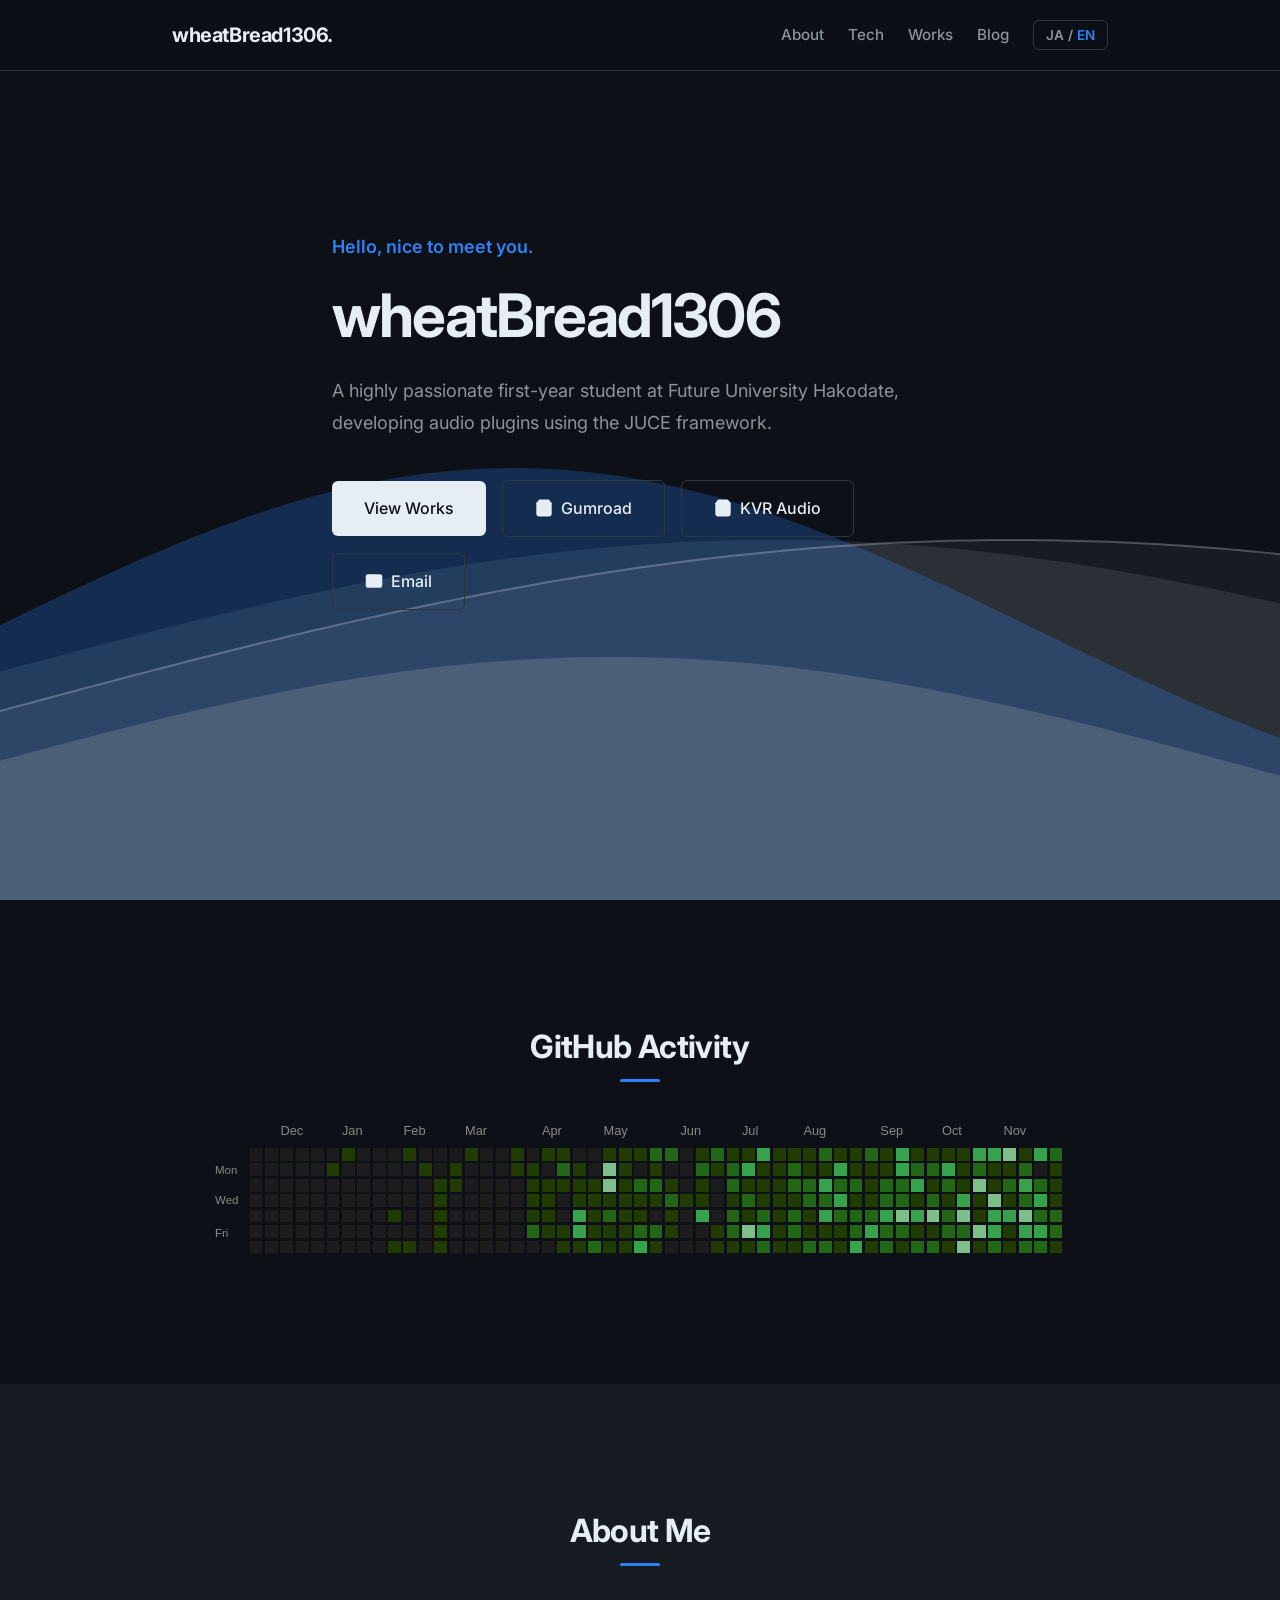
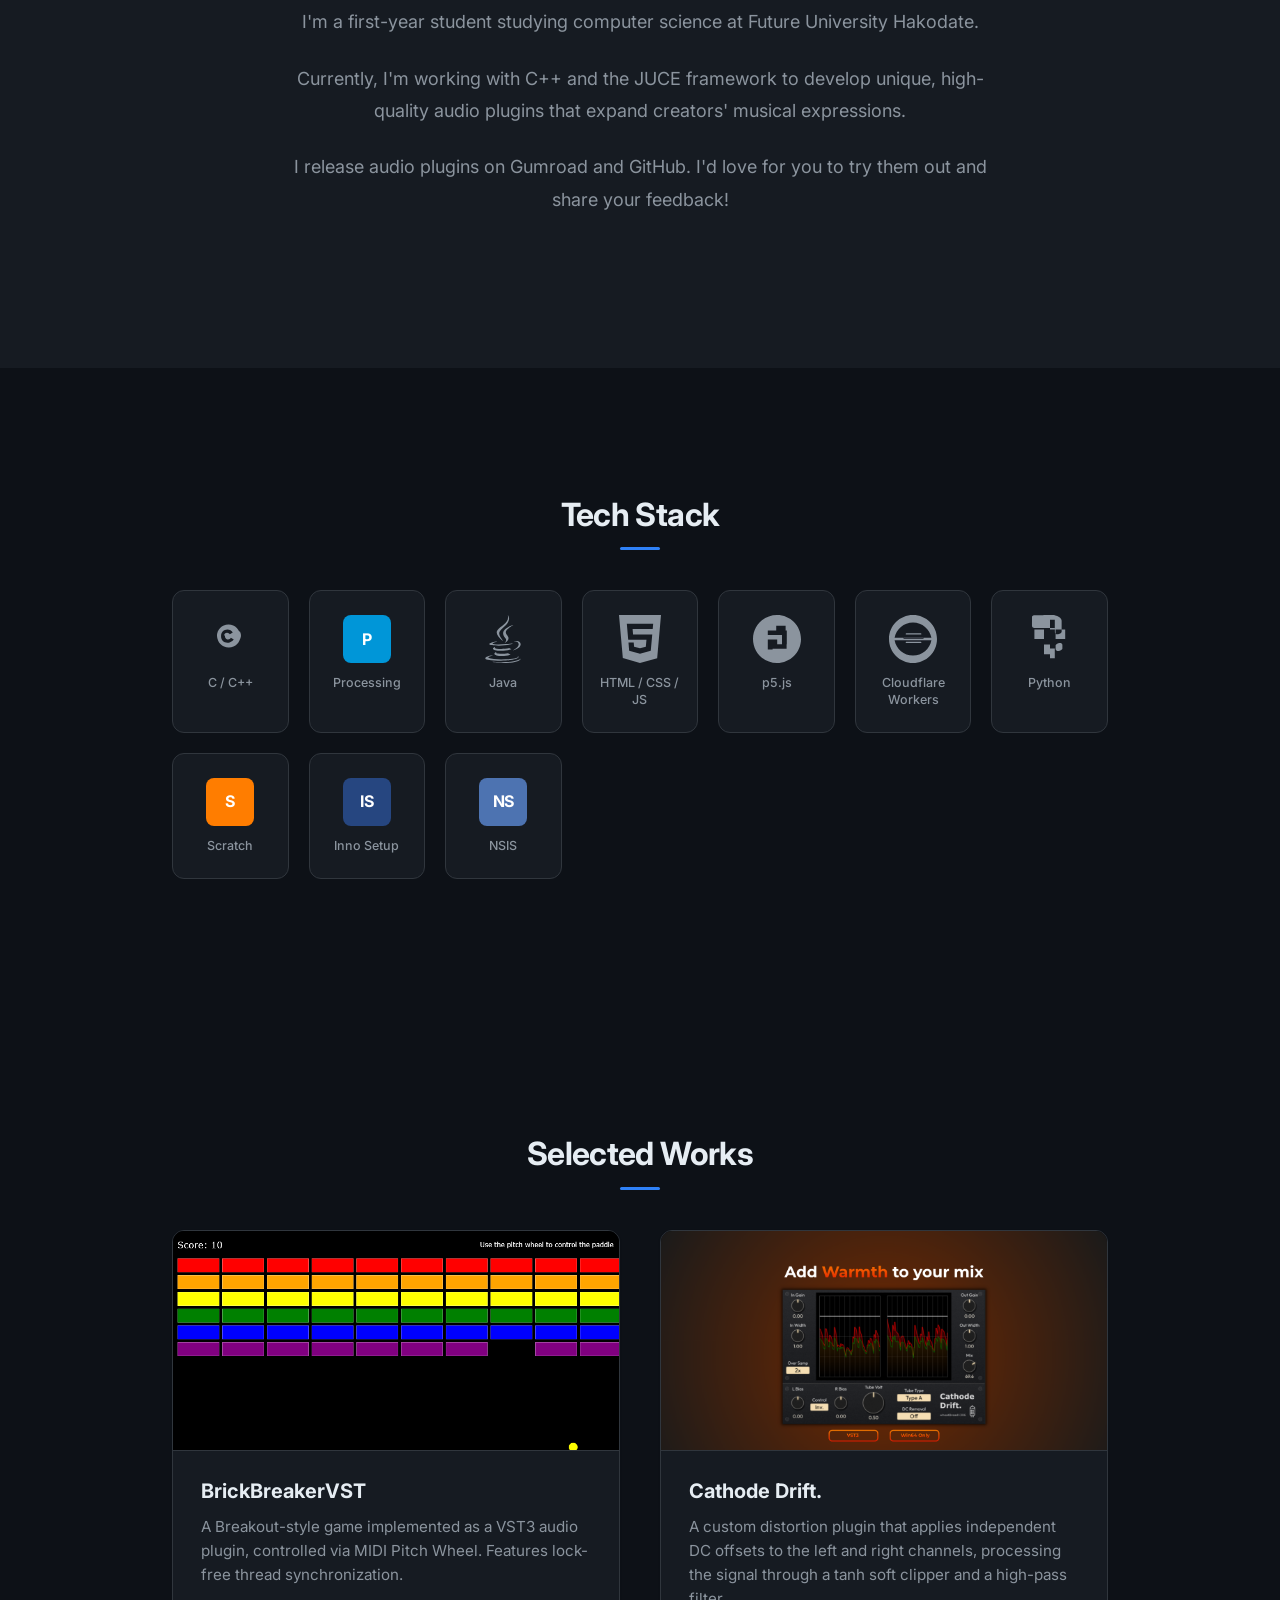
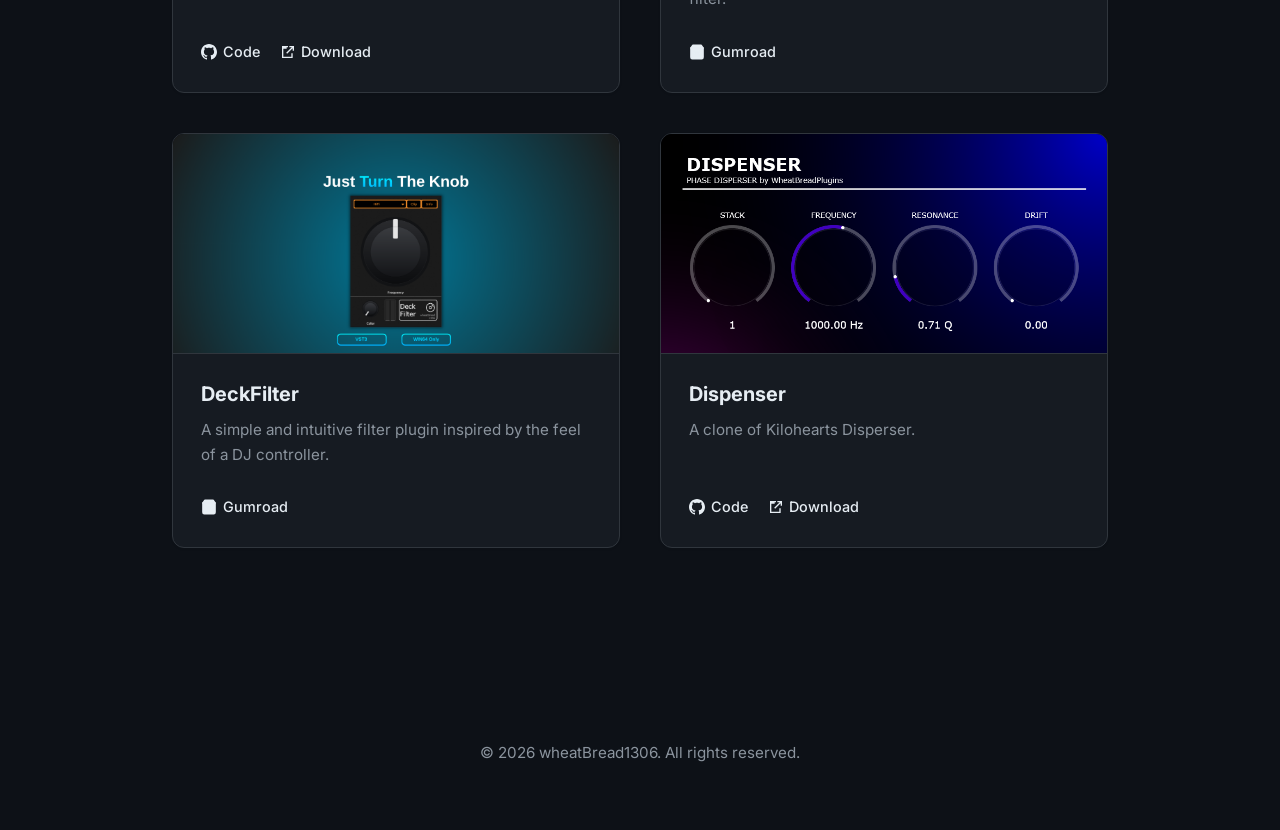
<file: index.html>
<!DOCTYPE html>
<html lang="en">

<head>
  <meta charset="UTF-8">
  <meta name="viewport" content="width=device-width, initial-scale=1.0">
  <title>wheatBread1306 | Audio Plugin Developer</title>
  <meta name="description" content="wheatBread1306 — Audio plugin developer. C++ / JUCE.">

  <!-- Favicon -->
  <link rel="icon" type="image/jpeg" href="assets/ICON.jpg">

  <!-- Preconnect to Google Fonts -->
  <link rel="preconnect" href="https://fonts.googleapis.com">
  <link rel="preconnect" href="https://fonts.gstatic.com" crossorigin>

  <!-- Noto Sans JP & Inter -->
  <link
    href="https://fonts.googleapis.com/css2?family=Inter:wght@400;500;600;700&family=Noto+Sans+JP:wght@400;500;700&display=swap"
    rel="stylesheet">

  <link rel="stylesheet" href="css/style.css">
</head>

<body>

  <!-- Navigation -->
  <header>
    <div class="container">
      <nav>
        <a href="#" class="logo">wheatBread1306.</a>
        <div class="nav-group">
          <button class="menu-toggle" type="button" aria-label="Toggle menu" aria-controls="nav-menu"
            aria-expanded="false">
            <span class="bar"></span>
            <span class="bar"></span>
            <span class="bar"></span>
          </button>
          <div class="nav-menu" id="nav-menu">
            <div class="nav-links">
              <a href="#about" class="tl" data-ja="アバウト" data-en="About">About</a>
              <a href="#tech" class="tl" data-ja="技術" data-en="Tech">Tech</a>
              <a href="#works" class="tl" data-ja="ワークス" data-en="Works">Works</a>
              <a href="blog/" class="tl" data-ja="ブログ" data-en="Blog">Blog</a>
            </div>
            <button class="lang-toggle" onclick="toggleLanguage()" aria-label="Toggle language">
              <span id="lang-ja">JA</span><span>/</span><span id="lang-en" class="active">EN</span>
            </button>
          </div>
        </div>
      </nav>
    </div>
  </header>

  <main>
    <!-- Hero Section -->
    <section id="hero" class="hero">
      <canvas id="waveCanvas" class="wave-canvas"></canvas>
      <div class="container hero-content">
        <span class="hero-greeting tl" data-ja="はじめまして" data-en="Hello, nice to meet you.">Hello, nice to meet
          you.</span>
        <h1><a href="https://github.com/wheatBread1306" target="_blank" rel="noopener noreferrer"
            class="title-underline tl" data-ja="wheatBread1306" data-en="wheatBread1306">wheatBread1306</a></h1>
        <p class="tl" data-ja="はこだて未来大学の1年生。JUCEフレームワークを用いたオーディオプラグインの開発をしています。"
          data-en="A highly passionate first-year student at Future University Hakodate, developing audio plugins using the JUCE framework.">
          A highly passionate first-year student at Future University Hakodate, developing audio plugins using the JUCE
          framework.</p>
        <div class="hero-actions">
          <a href="#works" class="btn tl" data-ja="制作物を見る" data-en="View Works">View Works</a>
          <a href="https://wheatbread.gumroad.com/" target="_blank" rel="noopener noreferrer" class="btn btn-outline">
            <svg viewBox="0 0 24 24" width="18" height="18" fill="none" stroke="currentColor" stroke-width="2.5"
              stroke-linecap="round" stroke-linejoin="round">
              <path d="M6 2L3 6v14a2 2 0 0 0 2 2h14a2 2 0 0 0 2-2V6l-3-4z"></path>
              <line x1="3" y1="6" x2="21" y2="6"></line>
              <path d="M16 10a4 4 0 0 1-8 0"></path>
            </svg>
            Gumroad
          </a>
          <a href="https://www.kvraudio.com/developer/wheatbreadplugins/" target="_blank" rel="noopener noreferrer"
            class="btn btn-outline">
            <svg viewBox="0 0 24 24" width="18" height="18" fill="none" stroke="currentColor" stroke-width="2.5"
              stroke-linecap="round" stroke-linejoin="round">
              <path d="M6 2L3 6v14a2 2 0 0 0 2 2h14a2 2 0 0 0 2-2V6l-3-4z"></path>
              <line x1="3" y1="6" x2="21" y2="6"></line>
              <path d="M16 10a4 4 0 0 1-8 0"></path>
            </svg>
            KVR Audio
          </a>
          <a href="mailto:info@wheatbread.dev" class="btn btn-outline">
            <svg viewBox="0 0 24 24" width="18" height="18" fill="none" stroke="currentColor" stroke-width="2"
              stroke-linecap="round" stroke-linejoin="round">
              <path d="M4 4h16c1.1 0 2 .9 2 2v12c0 1.1-.9 2-2 2H4c-1.1 0-2-.9-2-2V6c0-1.1.9-2 2-2z"></path>
              <polyline points="22,6 12,13 2,6"></polyline>
            </svg>
            <span class="tl" data-ja="メール" data-en="Email">Email</span>
          </a>
        </div>
      </div>
    </section>

    <section id="activity" class="activity">
      <div class="container">
        <h2 class="section-title tl" data-ja="アクティビティ" data-en="GitHub Activity">GitHub Activity</h2>
        <div class="activity-graph">
          <img src="./assets/github-chart.svg" alt="wheatBread1306's GitHub Activity" loading="lazy">
        </div>
      </div>
    </section>

    <!-- About Section -->
    <section id="about" class="about">
      <div class="container">
        <h2 class="section-title tl" data-ja="アバウト" data-en="About Me">About Me</h2>
        <div class="about-content">
          <p class="about-text tl" data-ja="はこだて未来大学に通う1年生として、日々プログラミングと情報科学を学んでいます。"
            data-en="I'm a first-year student studying computer science at Future University Hakodate.">I'm a first-year
            student studying computer science at Future University Hakodate.</p>
          <p class="about-text tl" data-ja="現在はC++とJUCEフレームワークを使用し、オーディオプラグインの開発に取り組んでいます。"
            data-en="Currently, I'm working with C++ and the JUCE framework to develop unique, high-quality audio plugins that expand creators' musical expressions.">
            Currently, I'm working with C++ and the JUCE framework to develop unique, high-quality audio plugins that
            expand creators' musical expressions.</p>
          <p class="about-text tl" data-ja="GumroadやGitHubにてプラグインを公開しています。ぜひ使ってフィードバックをいただけると嬉しいです。"
            data-en="I release audio plugins on Gumroad and GitHub. I'd love for you to try them out and share your feedback!">
            I release audio plugins on Gumroad and GitHub. I'd love for you to try them out and share your feedback!
          </p>
        </div>
      </div>
    </section>

    <!-- Tech Stack Section -->
    <section id="tech" class="tech-stack">
      <div class="container">
        <h2 class="section-title tl" data-ja="技術スタック" data-en="Tech Stack">Tech Stack</h2>
        <div class="tech-grid">

          <!-- C -->
          <div class="tech-card">
            <div class="tech-icon">
              <svg role="img" viewBox="0 0 24 24" xmlns="http://www.w3.org/2000/svg">
                <title>C</title>
                <path
                  d="M16.5963 8.2975a6.0783 6.0783 0 0 0-1.1696-1.8004 5.7674 5.7674 0 0 0-1.8088-1.2677 5.9142 5.9142 0 0 0-2.3772-.4715 5.9117 5.9117 0 0 0-2.3757.4715 5.7705 5.7705 0 0 0-1.809 1.2677 5.9866 5.9866 0 0 0-1.1696 1.8004A5.717 5.717 0 0 0 5.5 10.5a5.717 5.717 0 0 0 .524 2.2025 5.9866 5.9866 0 0 0 1.1696 1.8005 5.7741 5.7741 0 0 0 1.809 1.2675 5.9117 5.9117 0 0 0 2.3757.4716 5.9142 5.9142 0 0 0 2.3772-.4716 5.7674 5.7674 0 0 0 1.8088-1.2675 6.0783 6.0783 0 0 0 1.1696-1.8005A5.6982 5.6982 0 0 0 17.5 10.5a5.6982 5.6982 0 0 0-.5037-2.2025zM12.247 13.5a3.0084 3.0084 0 0 1-1.5847.4267 3.1104 3.1104 0 0 1-1.2395-.248 3.0275 3.0275 0 0 1-.9918-.6875 3.1682 3.1682 0 0 1-.6577-1.0272A3.5052 3.5052 0 0 1 7.53 10.5a3.5052 3.5052 0 0 1 .2432-1.314 3.1645 3.1645 0 0 1 .6577-1.027 3.0176 3.0176 0 0 1 .9918-.6876 3.1104 3.1104 0 0 1 1.2395-.248 3.0084 3.0084 0 0 1 1.5847.4267 3.1958 3.1958 0 0 1 1.1328 1.1562l-1.4543.8398a1.6124 1.6124 0 0 0-.5664-.5835 1.5042 1.5042 0 0 0-.7968-.2134 1.5907 1.5907 0 0 0-.6255.125 1.5283 1.5283 0 0 0-.5068.354 1.6656 1.6656 0 0 0-.3413.543A2.0149 2.0149 0 0 0 9.47 10.5a2.0149 2.0149 0 0 0 .1221.7065 1.6657 1.6657 0 0 0 .3413.543 1.5319 1.5319 0 0 0 .5068.3535 1.5907 1.5907 0 0 0 .6255.125 1.5042 1.5042 0 0 0 .7968-.2134 1.5936 1.5936 0 0 0 .5664-.5835l1.4543.8398A3.1958 3.1958 0 0 1 12.247 13.5z" />
              </svg>
            </div>
            <span class="tech-label">C / C++</span>
          </div>

          <!-- Processing (placeholder initial) -->
          <div class="tech-card">
            <div class="tech-icon tech-placeholder" style="background:#0096D8;">
              <span>P</span>
            </div>
            <span class="tech-label">Processing</span>
          </div>

          <!-- Java -->
          <div class="tech-card">
            <div class="tech-icon">
              <svg role="img" viewBox="0 0 24 24" xmlns="http://www.w3.org/2000/svg">
                <title>Java</title>
                <path
                  d="M8.851 18.56s-.917.534.653.714c1.902.218 2.874.187 4.969-.211 0 0 .552.346 1.321.646-4.699 2.013-10.633-.118-6.943-1.149M8.276 15.933s-1.028.761.542.924c2.032.209 3.636.227 6.413-.308 0 0 .384.389.987.602-5.679 1.661-12.007.13-7.942-1.218M13.116 11.475c1.158 1.333-.304 2.533-.304 2.533s2.939-1.518 1.589-3.418c-1.261-1.772-2.228-2.652 3.007-5.688 0-.001-8.216 2.051-4.292 6.573M19.33 20.504s.679.559-.747.991c-2.712.822-11.288 1.069-13.669.033-.856-.373.75-.89 1.254-.998.527-.114.828-.093.828-.093-.953-.671-6.156 1.317-2.643 1.887 9.58 1.553 17.462-.7 14.977-1.82M9.292 13.21s-4.362 1.036-1.544 1.412c1.189.159 3.561.123 5.77-.062 1.806-.152 3.618-.477 3.618-.477s-.637.272-1.098.587c-4.429 1.165-12.981.623-10.522-.568 2.082-1.006 3.776-.892 3.776-.892M17.116 17.584c4.503-2.34 2.421-4.589.968-4.285-.355.074-.515.138-.515.138s.132-.207.385-.297c2.875-1.011 5.086 2.981-.928 4.562 0-.001.07-.062.09-.118M14.401 0s2.494 2.494-2.365 6.33c-3.896 3.077-.888 4.832-.001 6.836-2.274-2.053-3.943-3.858-2.824-5.539 1.644-2.469 6.197-3.665 5.19-7.627M9.734 23.924c4.322.277 10.959-.153 11.116-2.198 0 0-.302.775-3.572 1.391-3.688.694-8.239.613-10.937.168 0-.001.553.457 3.393.639" />
              </svg>
            </div>
            <span class="tech-label">Java</span>
          </div>

          <!-- HTML/CSS/JS -->
          <div class="tech-card">
            <div class="tech-icon">
              <svg role="img" viewBox="0 0 24 24" xmlns="http://www.w3.org/2000/svg">
                <title>HTML5</title>
                <path
                  d="M1.5 0h21l-1.91 21.563L11.977 24l-8.565-2.438L1.5 0zm7.031 9.75l-.232-2.718 10.059.003.23-2.622L5.412 4.41l.698 8.01h9.126l-.326 3.426-2.91.804-2.955-.81-.188-2.11H6.248l.33 4.171L12 19.351l5.379-1.443.744-8.157H8.531z" />
              </svg>
            </div>
            <span class="tech-label">HTML / CSS / JS</span>
          </div>

          <!-- p5.js -->
          <div class="tech-card">
            <div class="tech-icon">
              <svg role="img" viewBox="0 0 24 24" xmlns="http://www.w3.org/2000/svg">
                <title>p5.js</title>
                <path
                  d="M12 0C5.373 0 0 5.373 0 12s5.373 12 12 12 12-5.373 12-12S18.627 0 12 0zm-.39 5.4h4.7v2.3h-4.7V5.4zM7.4 7.7h2.4v9.5H7.4V7.7zm2.4 0h4.7v2.3h-4.7V7.7zm4.7 0h2.4v2.3h-2.4V7.7zm-7.1 2.3h2.4v2.3H7.4V10zm7.1 0h2.4v2.3h-2.4V10zm0 2.3h2.4v2.3h-2.4v-2.3zm-4.7 0h2.3v4.6H9.8v-4.6zm2.3 2.3h4.7v2.3h-4.7v-2.3z" />
              </svg>
            </div>
            <span class="tech-label">p5.js</span>
          </div>

          <!-- Cloudflare Workers -->
          <div class="tech-card">
            <div class="tech-icon">
              <svg role="img" viewBox="0 0 24 24" xmlns="http://www.w3.org/2000/svg">
                <title>Cloudflare Workers</title>
                <path
                  d="M15.868 13.38a.32.32 0 0 1 .32.315.32.32 0 0 1-.32.315H8.668a.32.32 0 0 1-.32-.315.32.32 0 0 1 .32-.315h7.2zm1.11-2.1a.32.32 0 0 1 .32.315.32.32 0 0 1-.32.315H7.557a.32.32 0 0 1-.32-.315.32.32 0 0 1 .32-.315h9.42zm-1.11-2.1a.32.32 0 0 1 .32.315.32.32 0 0 1-.32.315H8.668a.32.32 0 0 1-.32-.315.32.32 0 0 1 .32-.315h7.2zM12 0C5.372 0 0 5.372 0 12s5.372 12 12 12 12-5.372 12-12S18.628 0 12 0zm0 3.692c4.593 0 8.422 3.299 9.205 7.67H2.795C3.578 6.991 7.407 3.692 12 3.692zm0 16.616c-4.593 0-8.422-3.299-9.205-7.67h18.41c-.783 4.371-4.612 7.67-9.205 7.67z" />
              </svg>
            </div>
            <span class="tech-label">Cloudflare Workers</span>
          </div>

          <!-- Python -->
          <div class="tech-card">
            <div class="tech-icon">
              <svg role="img" viewBox="0 0 24 24" xmlns="http://www.w3.org/2000/svg">
                <title>Python</title>
                <path
                  d="M14.25.18l.9.2.73.26.59.3.45.32.34.34.25.34.16.33.1.3.04.26.02.2-.01.13V8.5l-.05.13-.13.16-.21.2-.28.2-.33.2-.36.15-.39.09-.42.04-.44-.06-.36-.17-.25-.24-.12-.3-.04-.37-.01-.38v-1.7H4.02l-.13-.03-.23-.08-.25-.13-.21-.18-.14-.23-.07-.26v-4.5l.07-.26.14-.23.21-.17.25-.13.23-.09.13-.03h4.7v-2.4l.04-.34.1-.31.18-.3.27-.26.35-.22.42-.17.47-.1.5-.04h.5l.44.06.39.12.35.18.31.24.26.31.22.36.17.42.12.49.07.55.03.62zM12 2.4v4.8h2.4V2.4H12zm0 14.4v4.8h2.4v-4.8H12zM4.2 7.2v4.8H9v-4.8H4.2zm10.6 0v4.8h4.8V7.2h-4.8zm-5.8 7.6v4.8H12v-4.8H9zm5.8 0v1.7l.01.38.04.37.12.3.25.24.36.17.44.06.42-.04.39-.09.36-.15.33-.2.28-.2.21-.2.13-.16.05-.13V15.5l.01-.38-.04-.37-.12-.3-.25-.24-.36-.17-.44-.06-.42.04-.39.09-.36.15-.33.2-.28.2-.21.2-.13.16-.05.13v1.7z" />
              </svg>
            </div>
            <span class="tech-label">Python</span>
          </div>

          <!-- Scratch (placeholder initial) -->
          <div class="tech-card">
            <div class="tech-icon tech-placeholder" style="background:#FF7D00;">
              <span>S</span>
            </div>
            <span class="tech-label">Scratch</span>
          </div>

          <!-- Inno Setup (placeholder initial) -->
          <div class="tech-card">
            <div class="tech-icon tech-placeholder" style="background:#264680;">
              <span>IS</span>
            </div>
            <span class="tech-label">Inno Setup</span>
          </div>

          <!-- NSIS (placeholder initial) -->
          <div class="tech-card">
            <div class="tech-icon tech-placeholder" style="background:#4d73b1;">
              <span>NS</span>
            </div>
            <span class="tech-label">NSIS</span>
          </div>

        </div>
      </div>
    </section>

    <!-- Works Section -->
    <section id="works">
      <div class="container">
        <h2 class="section-title tl" data-ja="ワークス" data-en="Selected Works">Selected Works</h2>

        <div class="works-grid">
          <!-- Work Card 1 -->
          <article class="card" onclick="window.location.href='works/BrickBreakerVST/index.html'"
            style="cursor: pointer;">
            <!-- Thumbnail Placeholder -->
            <img src="./assets/BrickBreakerVST.png" alt="BrickBreakerVST Thumbnail" class="card-img" width="600"
              height="400" loading="lazy">
            <div class="card-body">
              <h3 class="card-title tl" data-ja="BrickBreakerVST" data-en="BrickBreakerVST">BrickBreakerVST</h3>
              <p class="card-desc tl"
                data-ja="MIDIキーボードのピッチベンドで操作する、ブロック崩しゲームVSTプラグイン。JUCEを利用し、オーディオ処理とUI描画間のロックフリー同期を実現。"
                data-en="A Breakout-style game implemented as a VST3 audio plugin, controlled via MIDI Pitch Wheel. Features lock-free thread synchronization.">
                A Breakout-style game implemented as a VST3 audio plugin, controlled via MIDI Pitch Wheel. Features
                lock-free thread synchronization.</p>
              <div class="card-links">
                <a href="https://github.com/wheatBread1306/BrickBreakerVST" class="card-link"
                  aria-label="GitHub Repository" target="_blank" rel="noopener noreferrer"
                  onclick="event.stopPropagation()">
                  <svg viewBox="0 0 24 24">
                    <path
                      d="M12 0c-6.626 0-12 5.373-12 12 0 5.302 3.438 9.8 8.207 11.387.599.111.793-.261.793-.577v-2.234c-3.338.726-4.033-1.416-4.033-1.416-.546-1.387-1.333-1.756-1.333-1.756-1.089-.745.083-.729.083-.729 1.205.084 1.839 1.237 1.839 1.237 1.07 1.834 2.807 1.304 3.492.997.107-.775.418-1.305.762-1.604-2.665-.305-5.467-1.334-5.467-5.931 0-1.311.469-2.381 1.236-3.221-.124-.303-.535-1.524.117-3.176 0 0 1.008-.322 3.301 1.23.957-.266 1.983-.399 3.003-.404 1.02.005 2.047.138 3.006.404 2.291-1.552 3.297-1.23 3.297-1.23.653 1.653.242 2.874.118 3.176.77.84 1.235 1.911 1.235 3.221 0 4.609-2.807 5.624-5.479 5.921.43.372.823 1.102.823 2.222v3.293c0 .319.192.694.801.576 4.765-1.589 8.199-6.086 8.199-11.386 0-6.627-5.373-12-12-12z" />
                  </svg>
                  <span class="tl" data-ja="コード" data-en="Code">Code</span>
                </a>
                <a href="https://github.com/wheatBread1306/BrickBreakerVST/releases" class="card-link"
                  aria-label="Releases" target="_blank" rel="noopener noreferrer" onclick="event.stopPropagation()">
                  <svg viewBox="0 0 24 24">
                    <path
                      d="M14 3h7v7h-2V6.41l-8.29 8.3-1.42-1.42L17.59 5H14V3zM5 5h5v2H5v12h12v-5h2v7H3V3h9v2H5v14z" />
                  </svg>
                  <span class="tl" data-ja="ダウンロード" data-en="Download">Download</span>
                </a>
              </div>
            </div>
          </article>

          <!-- Work Card 2 -->
          <article class="card" onclick="window.location.href='works/CathodeDrift/index.html'" style="cursor: pointer;">
            <img src="./assets/Cathode_Drift.png" alt="Cathode Drift Thumbnail" class="card-img" width="600"
              height="400" loading="lazy">
            <div class="card-body">
              <h3 class="card-title tl" data-ja="Cathode Drift." data-en="Cathode Drift.">Cathode Drift</h3>
              <p class="card-desc tl" data-ja="左右のチャンネルに独立したDCオフセットを適用したディストーションプラグイン。"
                data-en="A custom distortion plugin that applies independent DC offsets to the left and right channels, processing the signal through a tanh soft clipper and a high-pass filter.">
                A custom distortion plugin that applies independent DC offsets to the left and right channels,
                processing the signal through a clipper.</p>
              <div class="card-links">
                <a href="https://wheatbread.gumroad.com/l/cathode_drift" class="card-link" aria-label="Gumroad"
                  target="_blank" rel="noopener noreferrer" onclick="event.stopPropagation()">
                  <svg viewBox="0 0 24 24" fill="none" stroke="currentColor" stroke-width="2.5" stroke-linecap="round"
                    stroke-linejoin="round">
                    <path d="M6 2L3 6v14a2 2 0 0 0 2 2h14a2 2 0 0 0 2-2V6l-3-4z"></path>
                    <line x1="3" y1="6" x2="21" y2="6"></line>
                    <path d="M16 10a4 4 0 0 1-8 0"></path>
                  </svg>
                  <span class="tl" data-ja="Gumroad" data-en="Gumroad">Gumroad</span>
                </a>
              </div>
            </div>
          </article>

          <!-- Work Card 3 -->
          <article class="card" onclick="window.location.href='works/DeckFilter/index.html'" style="cursor: pointer;">
            <img src="./assets/DeckFilter.png" alt="DeckFilter Thumbnail" class="card-img" width="600" height="400"
              loading="lazy">
            <div class="card-body">
              <h3 class="card-title tl" data-ja="DeckFilter" data-en="DeckFilter">DeckFilter</h3>
              <p class="card-desc tl" data-ja="DJコントローラーの操作感にインスパイアされた、シンプルで直感的なフィルタープラグイン。"
                data-en="A simple and intuitive filter plugin inspired by the feel of a DJ controller.">
                A simple and intuitive filter plugin inspired by the feel of a DJ controller.</p>
              <div class="card-links">
                <a href="https://wheatbread.gumroad.com/l/deck_filter" class="card-link" aria-label="Gumroad"
                  target="_blank" rel="noopener noreferrer" onclick="event.stopPropagation()">
                  <svg viewBox="0 0 24 24" fill="none" stroke="currentColor" stroke-width="2.5" stroke-linecap="round"
                    stroke-linejoin="round">
                    <path d="M6 2L3 6v14a2 2 0 0 0 2 2h14a2 2 0 0 0 2-2V6l-3-4z"></path>
                    <line x1="3" y1="6" x2="21" y2="6"></line>
                    <path d="M16 10a4 4 0 0 1-8 0"></path>
                  </svg>
                  <span class="tl" data-ja="Gumroad" data-en="Gumroad">Gumroad</span>
                </a>
              </div>
            </div>
          </article>

          <!-- Work Card 4 -->
          <article class="card" onclick="window.location.href='works/Dispenser/index.html'" style="cursor: pointer;">
            <img src="./assets/Dispenser.png" alt="Dispenser Thumbnail" class="card-img" width="600" height="400"
              loading="lazy">
            <div class="card-body">
              <h3 class="card-title tl" data-ja="Dispenser" data-en="Dispenser">Dispenser</h3>
              <p class="card-desc tl" data-ja="Kilohearts Disperserのクローンプラグイン。"
                data-en="A clone of Kilohearts Disperser.">
                A clone of Kilohearts Disperser.</p>
              <div class="card-links">
                <a href="https://github.com/wheatBread1306/Dispenser" class="card-link" aria-label="GitHub Repository"
                  target="_blank" rel="noopener noreferrer" onclick="event.stopPropagation()">
                  <svg viewBox="0 0 24 24">
                    <path
                      d="M12 0c-6.626 0-12 5.373-12 12 0 5.302 3.438 9.8 8.207 11.387.599.111.793-.261.793-.577v-2.234c-3.338.726-4.033-1.416-4.033-1.416-.546-1.387-1.333-1.756-1.333-1.756-1.089-.745.083-.729.083-.729 1.205.084 1.839 1.237 1.839 1.237 1.07 1.834 2.807 1.304 3.492.997.107-.775.418-1.305.762-1.604-2.665-.305-5.467-1.334-5.467-5.931 0-1.311.469-2.381 1.236-3.221-.124-.303-.535-1.524.117-3.176 0 0 1.008-.322 3.301 1.23.957-.266 1.983-.399 3.003-.404 1.02.005 2.047.138 3.006.404 2.291-1.552 3.297-1.23 3.297-1.23.653 1.653.242 2.874.118 3.176.77.84 1.235 1.911 1.235 3.221 0 4.609-2.807 5.624-5.479 5.921.43.372.823 1.102.823 2.222v3.293c0 .319.192.694.801.576 4.765-1.589 8.199-6.086 8.199-11.386 0-6.627-5.373-12-12-12z" />
                  </svg>
                  <span class="tl" data-ja="コード" data-en="Code">Code</span>
                </a>
                <a href="https://github.com/wheatBread1306/Dispenser/releases" class="card-link" aria-label="Releases"
                  target="_blank" rel="noopener noreferrer" onclick="event.stopPropagation()">
                  <svg viewBox="0 0 24 24">
                    <path
                      d="M14 3h7v7h-2V6.41l-8.29 8.3-1.42-1.42L17.59 5H14V3zM5 5h5v2H5v12h12v-5h2v7H3V3h9v2H5v14z" />
                  </svg>
                  <span class="tl" data-ja="ダウンロード" data-en="Download">Download</span>
                </a>
              </div>
            </div>
          </article>
        </div>
      </div>
    </section>

  </main>

  <!-- Footer -->
  <footer>
    <div class="container">
      <p>&copy; 2026 wheatBread1306. All rights reserved.</p>
    </div>
  </footer>

  <!-- Language Toggle Script -->
  <script src="js/script.js"></script>
</body>

</html>
</file>
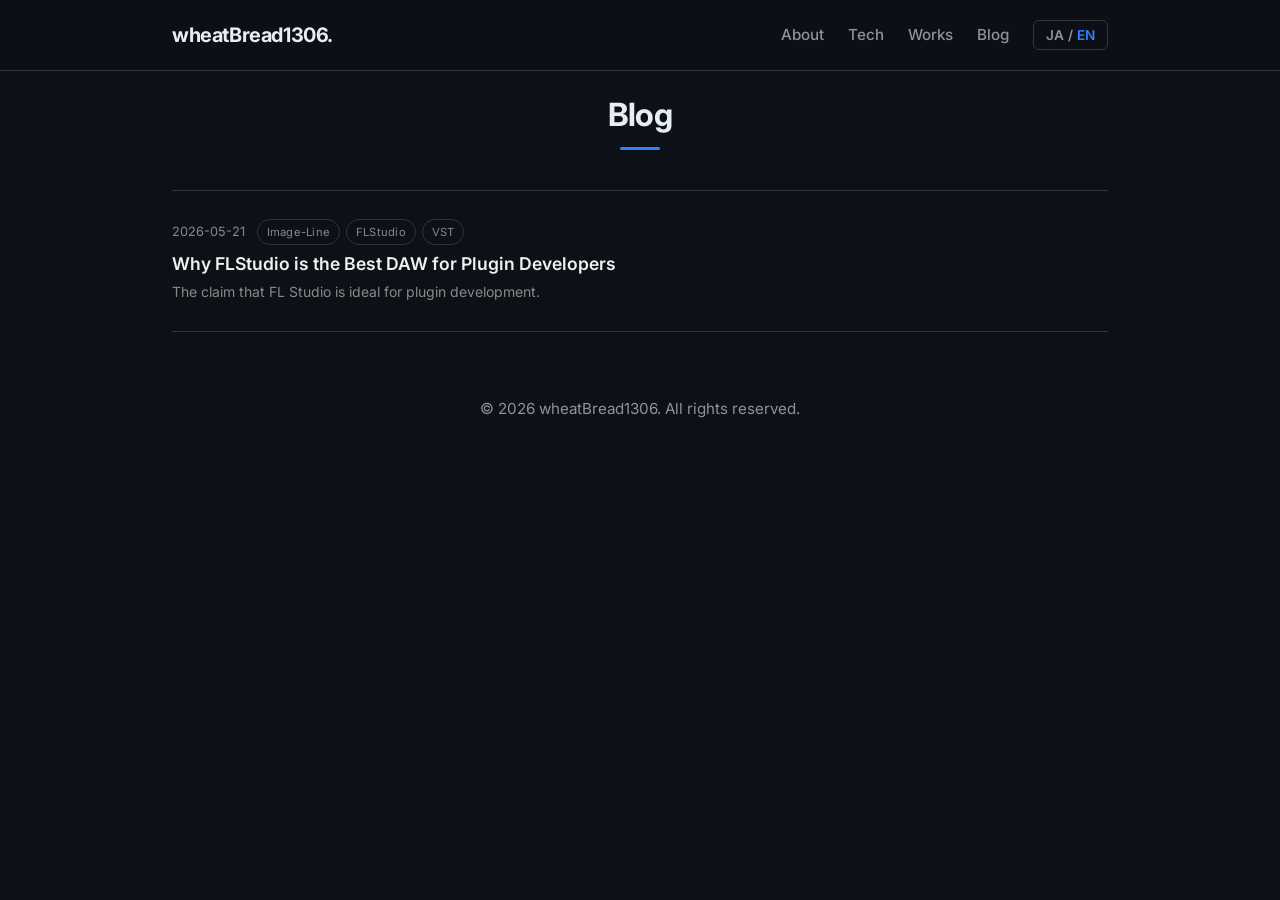
<file: blog/index.html>
<!DOCTYPE html>
<html lang="en">
<head>
  <meta charset="UTF-8">
  <meta name="viewport" content="width=device-width, initial-scale=1.0">
  <title>Blog | wheatBread1306</title>
  <meta name="description" content="wheatBread1306 — Audio plugin development blog.">
  <link rel="icon" type="image/jpeg" href="../assets/ICON.jpg">
  <link rel="preconnect" href="https://fonts.googleapis.com">
  <link rel="preconnect" href="https://fonts.gstatic.com" crossorigin>
  <link href="https://fonts.googleapis.com/css2?family=Inter:wght@400;500;600;700&family=Noto+Sans+JP:wght@400;500;700&display=swap" rel="stylesheet">
  <link rel="stylesheet" href="../css/style.css">
  <link rel="stylesheet" href="../css/blog.css">
</head>
<body>

  <header>
    <div class="container">
      <nav>
        <a href="../" class="logo">wheatBread1306.</a>
        <div class="nav-group">
          <button class="menu-toggle" type="button" aria-label="Toggle menu" aria-controls="nav-menu" aria-expanded="false">
            <span class="bar"></span>
            <span class="bar"></span>
            <span class="bar"></span>
          </button>
          <div class="nav-menu" id="nav-menu">
            <div class="nav-links">
              <a href="../#about" class="tl" data-ja="アバウト" data-en="About">About</a>
              <a href="../#tech" class="tl" data-ja="技術" data-en="Tech">Tech</a>
              <a href="../#works" class="tl" data-ja="ワークス" data-en="Works">Works</a>
              <a href="../blog/" class="tl" data-ja="ブログ" data-en="Blog">Blog</a>
            </div>
            <button class="lang-toggle" onclick="toggleLanguage()" aria-label="Toggle language">
              <span id="lang-ja">JA</span><span>/</span><span id="lang-en" class="active">EN</span>
            </button>
          </div>
        </div>
      </nav>
    </div>
  </header>

  <main style="padding-top: 6rem;">
    <div class="container">
      <h1 class="section-title tl" data-ja="ブログ" data-en="Blog">Blog</h1>
      <div class="post-list">
        
        <a href="2026-05-flstudio-for-dev/" class="post-card">
          <div class="post-card-meta">
            <time datetime="2026-05-21">2026-05-21</time>
            <div class="post-tags"><span class="blog-tag">Image-Line</span><span class="blog-tag">FLStudio</span><span class="blog-tag">VST</span></div>
          </div>
          <h2 class="post-card-title tl" data-ja="プラグイン制作者にとってFL Studioが最適な理由" data-en="Why FLStudio is the Best DAW for Plugin Developers">Why FLStudio is the Best DAW for Plugin Developers</h2>
          <p class="post-card-desc tl" data-ja="FLStudioがプラグイン制作にとって最適な主張" data-en="The claim that FL Studio is ideal for plugin development.">The claim that FL Studio is ideal for plugin development.</p>
        </a>

      </div>
    </div>
  </main>

  <footer>
    <div class="container">
      <p>&copy; 2026 wheatBread1306. All rights reserved.</p>
    </div>
  </footer>

  <script src="../js/script.js"></script>
</body>
</html>
</file>
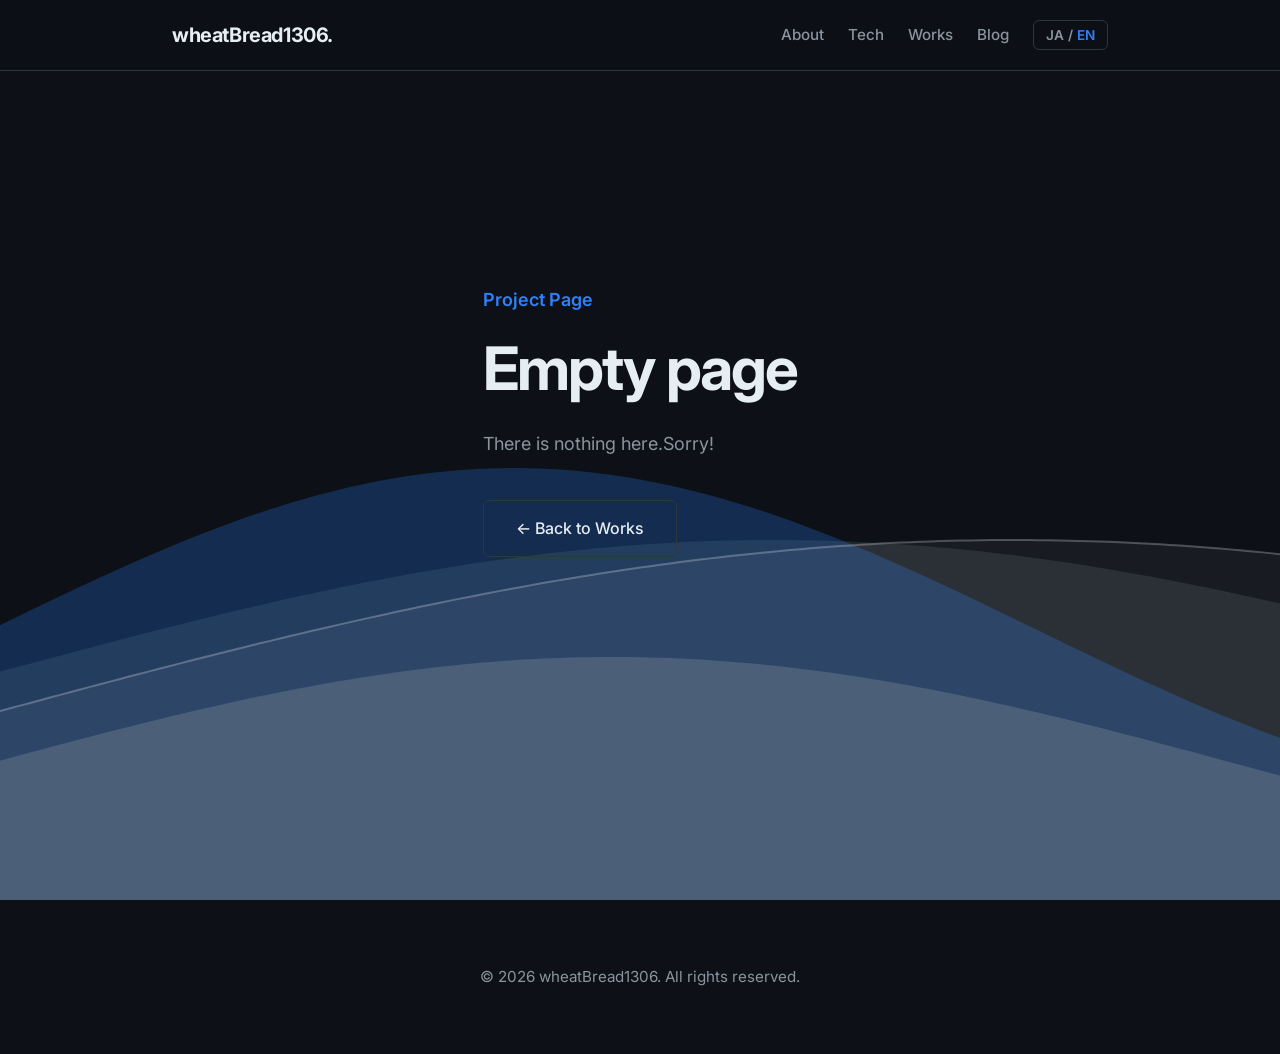
<file: works/index.html>
<!DOCTYPE html>
<html lang="en">

<head>
    <meta charset="UTF-8">
    <meta name="viewport" content="width=device-width, initial-scale=1.0">
    <title>Works | wheatBread1306</title>

    <link rel="icon" type="image/jpeg" href="../assets/ICON.jpg">

    <link rel="preconnect" href="https://fonts.googleapis.com">
    <link rel="preconnect" href="https://fonts.gstatic.com" crossorigin>
    <link
        href="https://fonts.googleapis.com/css2?family=Inter:wght@400;500;600;700&family=Noto+Sans+JP:wght@400;500;700&display=swap"
        rel="stylesheet">

    <link rel="stylesheet" href="../css/style.css">
</head>

<body>

    <!-- Navigation -->
    <header>
        <div class="container">
            <nav>
                <a href="../index.html" class="logo">wheatBread1306.</a>
                <div class="nav-group">
                    <button class="menu-toggle" type="button" aria-label="Toggle menu" aria-controls="nav-menu" aria-expanded="false">
                        <span class="bar"></span>
                        <span class="bar"></span>
                        <span class="bar"></span>
                    </button>
                    <div class="nav-menu" id="nav-menu">
                        <div class="nav-links">
                            <a href="../index.html#about" class="tl" data-ja="アバウト" data-en="About">About</a>
                            <a href="../index.html#tech" class="tl" data-ja="技術" data-en="Tech">Tech</a>
                            <a href="../index.html#works" class="tl" data-ja="ワークス" data-en="Works">Works</a>
                            <a href="../blog/" class="tl" data-ja="ブログ" data-en="Blog">Blog</a>
                        </div>
                        <button class="lang-toggle" onclick="toggleLanguage()" aria-label="Toggle language">
                            <span id="lang-ja">JA</span><span>/</span><span id="lang-en" class="active">EN</span>
                        </button>
                    </div>
                </div>
            </nav>
        </div>
    </header>

    <main>
        <!-- Hero Section -->
        <section id="hero" class="hero">
            <canvas id="waveCanvas" class="wave-canvas"></canvas>
            <div class="container hero-content">
                <span class="hero-greeting tl" data-ja="プロジェクトページ" data-en="Project Page">Project Page</span>
                <h1 class="tl" data-ja="空のページ" data-en="Empty page">Empty page</h1>
                <p class="tl" style="color: var(--text-muted); margin-top: 1.5rem; font-size: 1.125rem;"
                    data-ja="何もありません。ごめんなさい！" data-en="There is nothing here.Sorry!">
                    There is nothing here.Sorry!</p>
                <div style="margin-top: 2rem;">
                    <a href="../index.html#works" class="btn btn-outline tl" style="display:inline-flex;"
                        data-ja="← ワークスへ戻る" data-en="← Back to Works">← Back to Works</a>
                </div>
            </div>
        </section>
    </main>

    <footer>
        <div class="container">
            <p>&copy; 2026 wheatBread1306. All rights reserved.</p>
        </div>
    </footer>

    <script src="../js/script.js"></script>
</body>

</html>
</file>
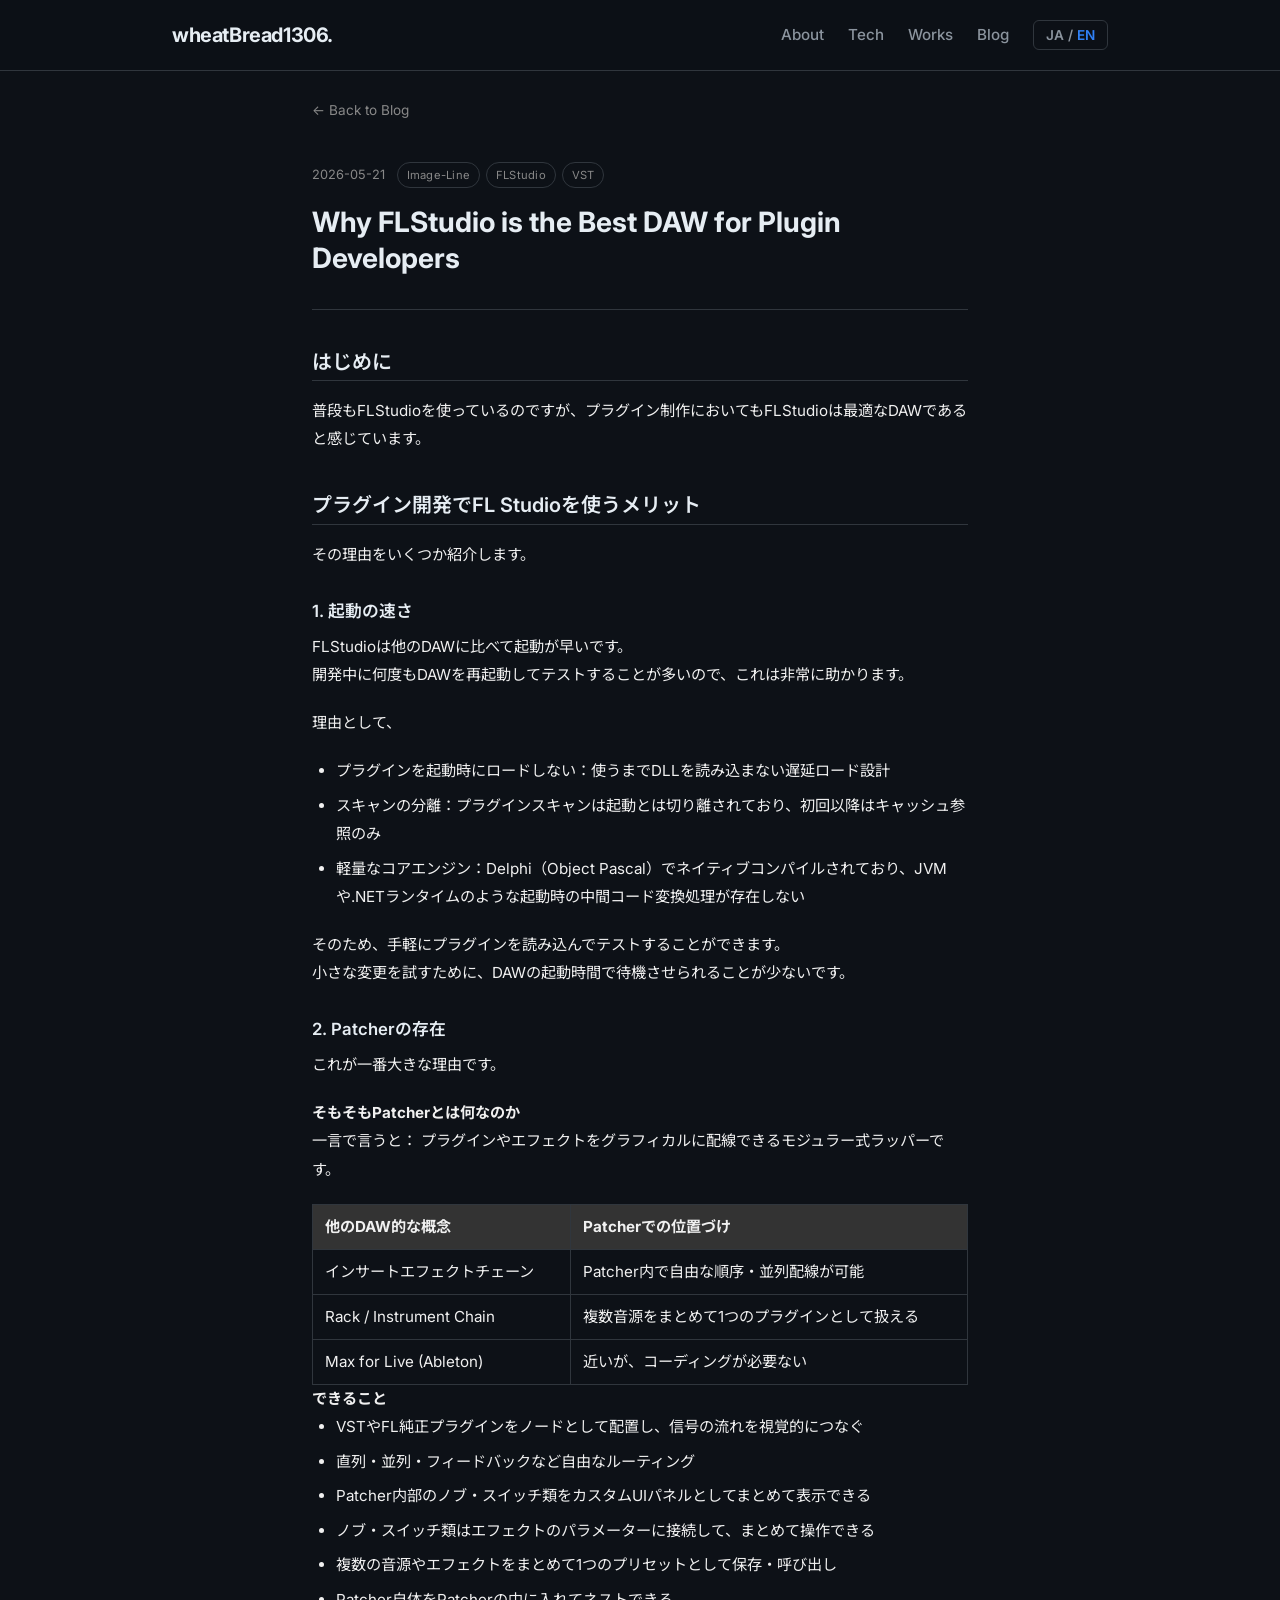
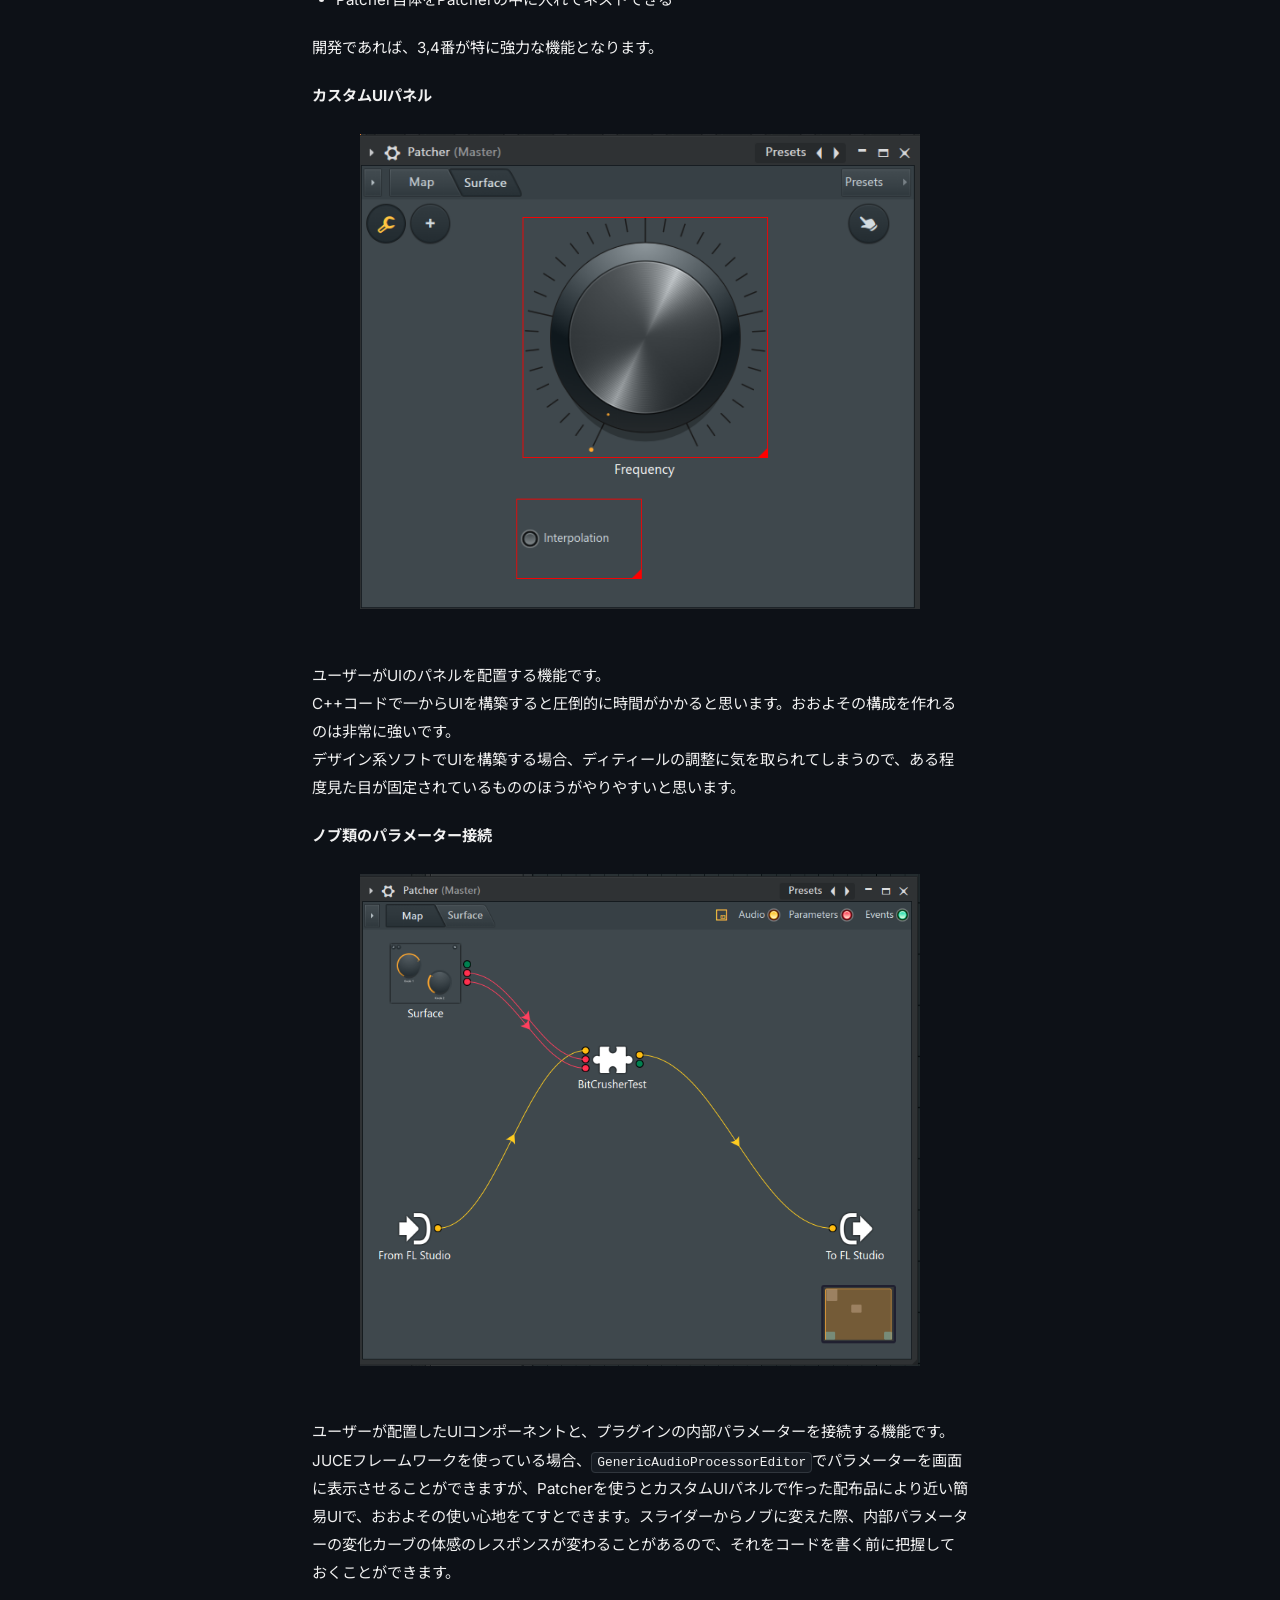
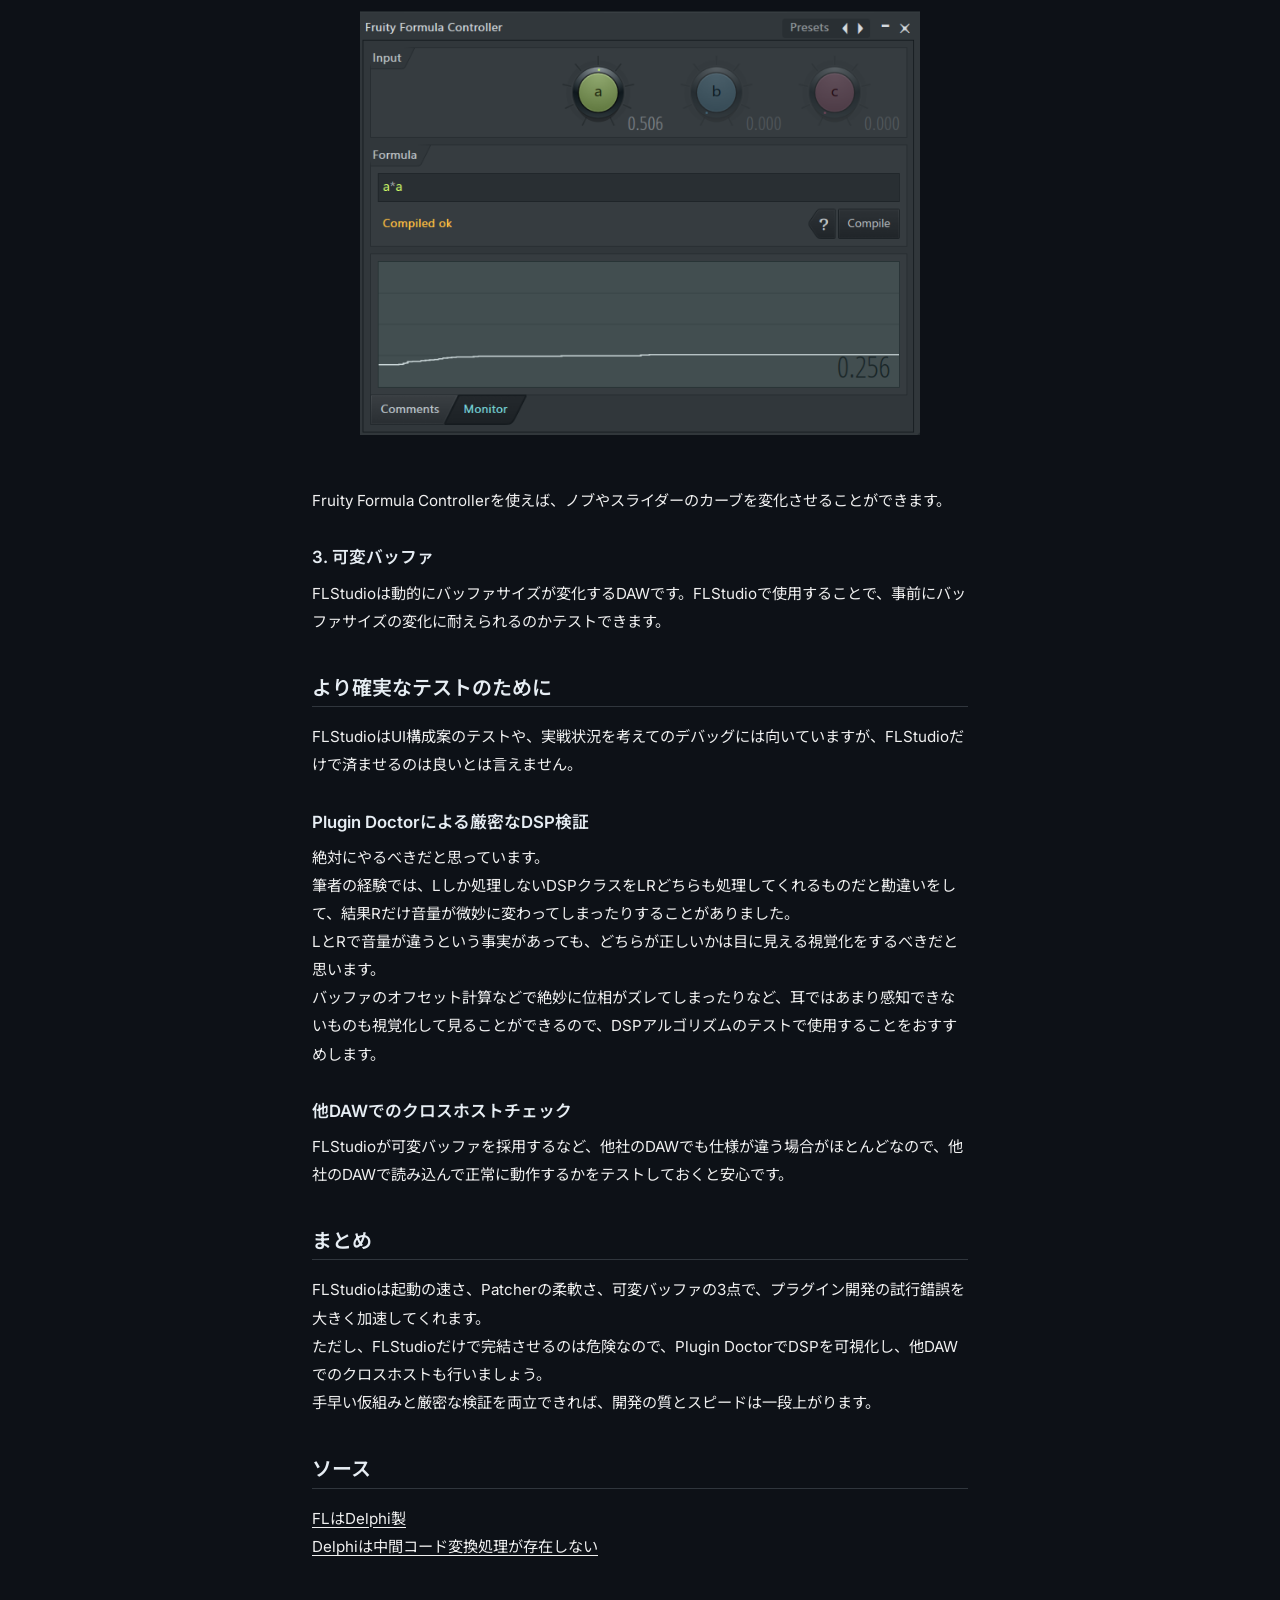
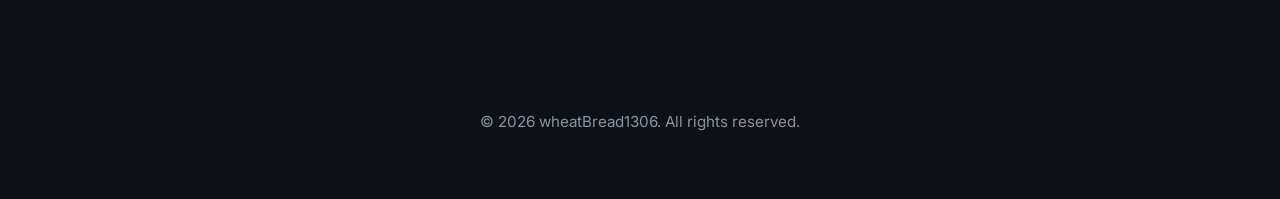
<file: blog/2026-05-flstudio-for-dev/index.html>
<!DOCTYPE html>
<html lang="en">
<head>
  <meta charset="UTF-8">
  <meta name="viewport" content="width=device-width, initial-scale=1.0">
  <title class="tl" data-ja="プラグイン制作者にとってFL Studioが最適な理由 | wheatBread1306" data-en="Why FLStudio is the Best DAW for Plugin Developers | wheatBread1306">Why FLStudio is the Best DAW for Plugin Developers | wheatBread1306</title>
  <meta name="description" content="The claim that FL Studio is ideal for plugin development.">
  <meta property="og:title"       content="Why FLStudio is the Best DAW for Plugin Developers">
  <meta property="og:description" content="The claim that FL Studio is ideal for plugin development.">
  <meta property="og:url"         content="https://wheatbread.dev/blog/2026-05-flstudio-for-dev/">
  <link rel="icon" type="image/jpeg" href="../../assets/ICON.jpg">
  <link rel="preconnect" href="https://fonts.googleapis.com">
  <link rel="preconnect" href="https://fonts.gstatic.com" crossorigin>
  <link href="https://fonts.googleapis.com/css2?family=Inter:wght@400;500;600;700&family=Noto+Sans+JP:wght@400;500;700&display=swap" rel="stylesheet">
  <link rel="stylesheet" href="../../css/style.css">
  <link rel="stylesheet" href="../../css/blog.css">
</head>
<body>

  <!-- Navigation（既存と同じ構造） -->
  <header>
    <div class="container">
      <nav>
        <a href="../../" class="logo">wheatBread1306.</a>
        <div class="nav-group">
          <button class="menu-toggle" type="button" aria-label="Toggle menu" aria-controls="nav-menu" aria-expanded="false">
            <span class="bar"></span>
            <span class="bar"></span>
            <span class="bar"></span>
          </button>
          <div class="nav-menu" id="nav-menu">
            <div class="nav-links">
              <a href="../../#about" class="tl" data-ja="アバウト" data-en="About">About</a>
              <a href="../../#tech" class="tl" data-ja="技術" data-en="Tech">Tech</a>
              <a href="../../#works" class="tl" data-ja="ワークス" data-en="Works">Works</a>
              <a href="../../blog/" class="tl" data-ja="ブログ" data-en="Blog">Blog</a>
            </div>
            <button class="lang-toggle" onclick="toggleLanguage()" aria-label="Toggle language">
              <span id="lang-ja">JA</span><span>/</span><span id="lang-en" class="active">EN</span>
            </button>
          </div>
        </div>
      </nav>
    </div>
  </header>

    <main class="blog-post-main">
    <div class="container blog-container">

      <a href="../../blog/" class="blog-back tl" data-ja="← ブログ一覧" data-en="← Back to Blog">← Back to Blog</a>

      <article>
        <div class="post-header">
          <div class="post-meta">
            <time datetime="2026-05-21">2026-05-21</time>
            <div class="post-tags"><span class="blog-tag">Image-Line</span><span class="blog-tag">FLStudio</span><span class="blog-tag">VST</span></div>
          </div>
          <h1 class="post-title tl" data-ja="プラグイン制作者にとってFL Studioが最適な理由" data-en="Why FLStudio is the Best DAW for Plugin Developers">Why FLStudio is the Best DAW for Plugin Developers</h1>
        </div>

        <div class="post-body">
          <h2 id="はしめに">はじめに</h2>

<p>普段もFLStudioを使っているのですが、プラグイン制作においてもFLStudioは最適なDAWであると感じています。</p>

<h2 id="フラクイン開発てfl-studioを使うメリット">プラグイン開発でFL Studioを使うメリット</h2>

<p>その理由をいくつか紹介します。</p>

<h3 id="1-起動の速さ">1. 起動の速さ</h3>

<p>FLStudioは他のDAWに比べて起動が早いです。<br />
開発中に何度もDAWを再起動してテストすることが多いので、これは非常に助かります。</p>

<p>理由として、</p>

<ul>
<li>プラグインを起動時にロードしない：使うまでDLLを読み込まない遅延ロード設計</li>
<li>スキャンの分離：プラグインスキャンは起動とは切り離されており、初回以降はキャッシュ参照のみ</li>
<li>軽量なコアエンジン：Delphi（Object Pascal）でネイティブコンパイルされており、JVMや.NETランタイムのような起動時の中間コード変換処理が存在しない</li>
</ul>

<p>そのため、手軽にプラグインを読み込んでテストすることができます。<br />
小さな変更を試すために、DAWの起動時間で待機させられることが少ないです。</p>

<h3 id="2-patcherの存在">2. Patcherの存在</h3>

<p>これが一番大きな理由です。</p>

<h4 id="そもそもpatcherとは何なのか">そもそもPatcherとは何なのか</h4>

<p>一言で言うと： プラグインやエフェクトをグラフィカルに配線できるモジュラー式ラッパーです。</p>

<table>
<thead>
<tr>
  <th>他のDAW的な概念</th>
  <th>Patcherでの位置づけ</th>
</tr>
</thead>
<tbody>
<tr>
  <td>インサートエフェクトチェーン</td>
  <td>Patcher内で自由な順序・並列配線が可能</td>
</tr>
<tr>
  <td>Rack / Instrument Chain</td>
  <td>複数音源をまとめて1つのプラグインとして扱える</td>
</tr>
<tr>
  <td>Max for Live (Ableton)</td>
  <td>近いが、コーディングが必要ない</td>
</tr>
</tbody>
</table>

<h4 id="てきること">できること</h4>

<ul>
<li>VSTやFL純正プラグインをノードとして配置し、信号の流れを視覚的につなぐ</li>
<li>直列・並列・フィードバックなど自由なルーティング</li>
<li>Patcher内部のノブ・スイッチ類をカスタムUIパネルとしてまとめて表示できる</li>
<li>ノブ・スイッチ類はエフェクトのパラメーターに接続して、まとめて操作できる</li>
<li>複数の音源やエフェクトをまとめて1つのプリセットとして保存・呼び出し</li>
<li>Patcher自体をPatcherの中に入れてネストできる</li>
</ul>

<p>開発であれば、3,4番が特に強力な機能となります。</p>

<h4 id="カスタムuiハネル">カスタムUIパネル</h4>

<p><img src="{91C5C71E-AD8A-44CE-A66F-FA1DC456AA1B}.png" alt="Patcher Surface" /><br />
ユーザーがUIのパネルを配置する機能です。<br />
C++コードで一からUIを構築すると圧倒的に時間がかかると思います。おおよその構成を作れるのは非常に強いです。<br />
デザイン系ソフトでUIを構築する場合、ディティールの調整に気を取られてしまうので、ある程度見た目が固定されているもののほうがやりやすいと思います。</p>

<h4 id="ノフ類のハラメーター接続">ノブ類のパラメーター接続</h4>

<p><img src="{7878483A-2823-447B-96D5-FC569A6980D3}.png" alt="Patcher Map" /><br />
ユーザーが配置したUIコンポーネントと、プラグインの内部パラメーターを接続する機能です。<br />
JUCEフレームワークを使っている場合、<code>GenericAudioProcessorEditor</code>でパラメーターを画面に表示させることができますが、Patcherを使うとカスタムUIパネルで作った配布品により近い簡易UIで、おおよその使い心地をてすとできます。スライダーからノブに変えた際、内部パラメーターの変化カーブの体感のレスポンスが変わることがあるので、それをコードを書く前に把握しておくことができます。<br />
<img src="{AAB4DB9E-9643-47F1-8CAC-829AFC3C2FB6}.png" alt="Formula Ctrl" /><br />
Fruity Formula Controllerを使えば、ノブやスライダーのカーブを変化させることができます。</p>

<h3 id="3-可変ハッファ">3. 可変バッファ</h3>

<p>FLStudioは動的にバッファサイズが変化するDAWです。FLStudioで使用することで、事前にバッファサイズの変化に耐えられるのかテストできます。</p>

<h2 id="より確実なテストのために">より確実なテストのために</h2>

<p>FLStudioはUI構成案のテストや、実戦状況を考えてのデバッグには向いていますが、FLStudioだけで済ませるのは良いとは言えません。</p>

<h3 id="plugin-doctorによる厳密なdsp検証">Plugin Doctorによる厳密なDSP検証</h3>

<p>絶対にやるべきだと思っています。<br />
筆者の経験では、Lしか処理しないDSPクラスをLRどちらも処理してくれるものだと勘違いをして、結果Rだけ音量が微妙に変わってしまったりすることがありました。<br />
LとRで音量が違うという事実があっても、どちらが正しいかは目に見える視覚化をするべきだと思います。<br />
バッファのオフセット計算などで絶妙に位相がズレてしまったりなど、耳ではあまり感知できないものも視覚化して見ることができるので、DSPアルゴリズムのテストで使用することをおすすめします。</p>

<h3 id="他dawてのクロスホストチェック">他DAWでのクロスホストチェック</h3>

<p>FLStudioが可変バッファを採用するなど、他社のDAWでも仕様が違う場合がほとんどなので、他社のDAWで読み込んで正常に動作するかをテストしておくと安心です。</p>

<h2 id="まとめ">まとめ</h2>

<p>FLStudioは起動の速さ、Patcherの柔軟さ、可変バッファの3点で、プラグイン開発の試行錯誤を大きく加速してくれます。<br />
ただし、FLStudioだけで完結させるのは危険なので、Plugin DoctorでDSPを可視化し、他DAWでのクロスホストも行いましょう。<br />
手早い仮組みと厳密な検証を両立できれば、開発の質とスピードは一段上がります。</p>

<h2 id="ソース">ソース</h2>

<p><a href="https://www.kvraudio.com/forum/viewtopic.php?t=505207&start=15">FLはDelphi製</a><br />
<a href="https://blogs.embarcadero.com/delphi-delivers-impressive-zero-dependency-deployment-over-wpf-and-electron/">Delphiは中間コード変換処理が存在しない</a></p>

        </div>
      </article>

    </div>
  </main>

  <footer>
    <div class="container">
      <p>&copy; 2026 wheatBread1306. All rights reserved.</p>
    </div>
  </footer>

  <script src="/js/script.js"></script>
</body>
</html>
</file>
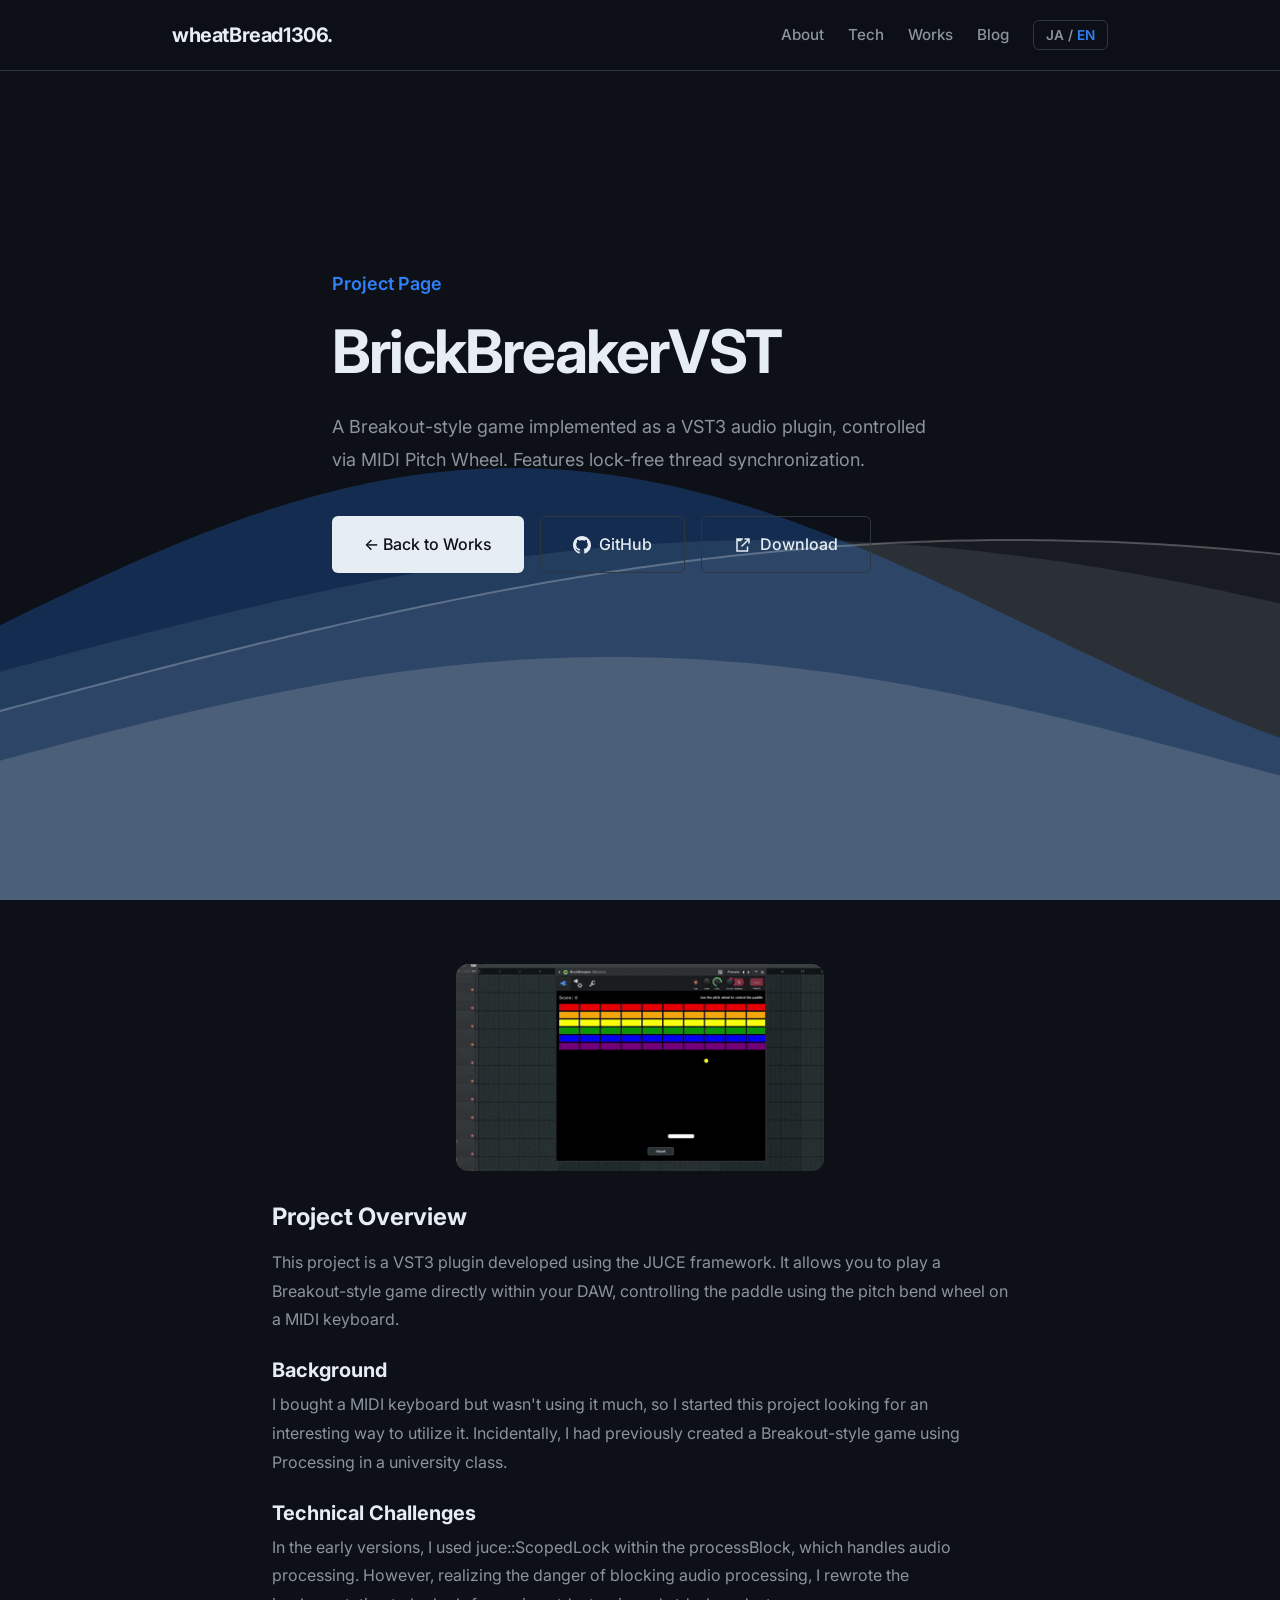
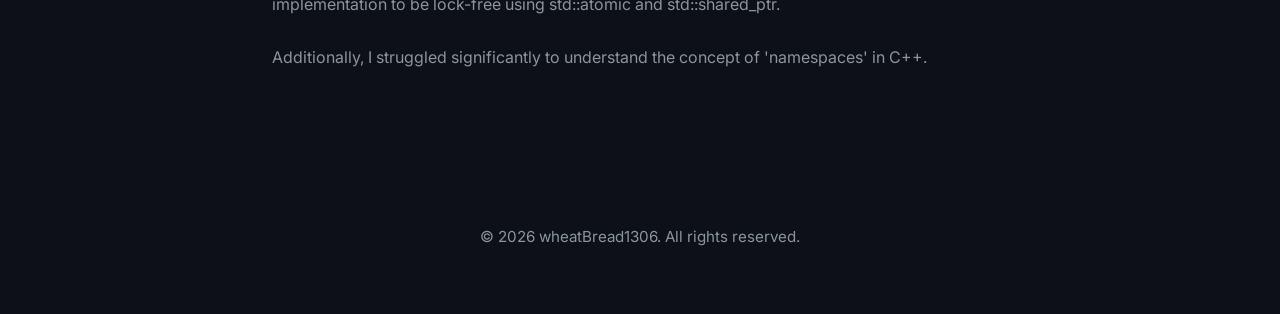
<file: works/BrickBreakerVST/index.html>
<!DOCTYPE html>
<html lang="en">

<head>
  <meta charset="UTF-8">
  <meta name="viewport" content="width=device-width, initial-scale=1.0">
  <title>BrickBreakerVST | wheatBread1306</title>
  <meta name="description" content="BrickBreakerVST is a fun and interactive audio plugin that turns your music into a game. Inspired by the classic brick-breaking arcade games, this plugin allows you to control a paddle to bounce a ball and break bricks, all while generating unique audio effects based on your gameplay. It's a creative way to add an element of playfulness to your music production process.">

  <link rel="icon" type="image/jpeg" href="../../assets/ICON.jpg">

  <link rel="preconnect" href="https://fonts.googleapis.com">
  <link rel="preconnect" href="https://fonts.gstatic.com" crossorigin>
  <link
    href="https://fonts.googleapis.com/css2?family=Inter:wght@400;500;600;700&family=Noto+Sans+JP:wght@400;500;700&display=swap"
    rel="stylesheet">

  <link rel="stylesheet" href="../../css/style.css">
</head>

<body>

  <!-- Navigation -->
  <header>
    <div class="container">
      <nav>
        <a href="../../index.html" class="logo">wheatBread1306.</a>
        <div class="nav-group">
          <button class="menu-toggle" type="button" aria-label="Toggle menu" aria-controls="nav-menu" aria-expanded="false">
            <span class="bar"></span>
            <span class="bar"></span>
            <span class="bar"></span>
          </button>
          <div class="nav-menu" id="nav-menu">
            <div class="nav-links">
              <a href="../../index.html#about" class="tl" data-ja="アバウト" data-en="About">About</a>
              <a href="../../index.html#tech" class="tl" data-ja="技術" data-en="Tech">Tech</a>
              <a href="../../index.html#works" class="tl" data-ja="ワークス" data-en="Works">Works</a>
              <a href="../../blog/" class="tl" data-ja="ブログ" data-en="Blog">Blog</a>
            </div>
            <button class="lang-toggle" onclick="toggleLanguage()" aria-label="Toggle language">
              <span id="lang-ja">JA</span><span>/</span><span id="lang-en" class="active">EN</span>
            </button>
          </div>
        </div>
      </nav>
    </div>
  </header>

  <main>
    <!-- Hero Section -->
    <section id="hero" class="hero">
      <canvas id="waveCanvas" class="wave-canvas"></canvas>
      <div class="container hero-content">
        <span class="hero-greeting tl" data-ja="プロジェクトページ" data-en="Project Page">Project Page</span>
        <h1 class="tl" data-ja="BrickBreakerVST" data-en="BrickBreakerVST">BrickBreakerVST</h1>
        <p class="tl" style="color: var(--text-muted); margin-top: 1.5rem; font-size: 1.125rem;"
          data-ja="MIDIキーボードのピッチベンドで操作する、ブロック崩しゲームVSTプラグイン。JUCEを利用し、オーディオ処理とUI描画間のロックフリー同期を実現。"
          data-en="A Breakout-style game implemented as a VST3 audio plugin, controlled via MIDI Pitch Wheel. Features lock-free thread synchronization.">
          A Breakout-style game implemented as a VST3 audio plugin, controlled via MIDI Pitch Wheel. Features lock-free
          thread synchronization.
        </p>
        <div style="margin-top: 2rem; display: flex; gap: 1rem; flex-wrap: wrap;">
          <a href="../../index.html#works" class="btn tl" data-ja="← ワークスへ戻る" data-en="← Back to Works">← Back to
            Works</a>
          <a href="https://github.com/wheatBread1306/BrickBreakerVST" target="_blank" rel="noopener noreferrer"
            class="btn btn-outline">
            <svg viewBox="0 0 24 24" width="18" height="18" fill="currentColor">
              <path
                d="M12 0c-6.626 0-12 5.373-12 12 0 5.302 3.438 9.8 8.207 11.387.599.111.793-.261.793-.577v-2.234c-3.338.726-4.033-1.416-4.033-1.416-.546-1.387-1.333-1.756-1.333-1.756-1.089-.745.083-.729.083-.729 1.205.084 1.839 1.237 1.839 1.237 1.07 1.834 2.807 1.304 3.492.997.107-.775.418-1.305.762-1.604-2.665-.305-5.467-1.334-5.467-5.931 0-1.311.469-2.381 1.236-3.221-.124-.303-.535-1.524.117-3.176 0 0 1.008-.322 3.301 1.23.957-.266 1.983-.399 3.003-.404 1.02.005 2.047.138 3.006.404 2.291-1.552 3.297-1.23 3.297-1.23.653 1.653.242 2.874.118 3.176.77.84 1.235 1.911 1.235 3.221 0 4.609-2.807 5.624-5.479 5.921.43.372.823 1.102.823 2.222v3.293c0 .319.192.694.801.576 4.765-1.589 8.199-6.086 8.199-11.386 0-6.627-5.373-12-12-12z" />
            </svg>
            GitHub
          </a>
          <a href="https://github.com/wheatBread1306/BrickBreakerVST/releases" target="_blank" rel="noopener noreferrer"
            class="btn btn-outline">
            <svg viewBox="0 0 24 24" width="18" height="18" fill="currentColor">
              <path d="M14 3h7v7h-2V6.41l-8.29 8.3-1.42-1.42L17.59 5H14V3zM5 5h5v2H5v12h12v-5h2v7H3V3h9v2H5v14z" />
            </svg>
            <span class="tl" data-ja="ダウンロード" data-en="Download">Download</span>
          </a>
        </div>
      </div>
    </section>

    <!-- Project Details Section -->
    <section id="details" style="padding: 4rem 0;">
      <div class="container" style="max-width: 800px; margin: 0 auto; line-height: 1.8; color: var(--text-muted);">
        <img src="../../assets/BrickBreaker.gif" alt="BrickBreakerVST"
          style="max-width: 50%; width: 100%; display: block; margin: 0 auto 2rem; border-radius: 12px;">
        <h2 class="tl" data-ja="プロジェクト概要" data-en="Project Overview"
          style="color: var(--text-main); margin-bottom: 1rem;">Project Overview</h2>
        <p class="tl"
          data-ja="このプロジェクトはJUCEフレームワークを使用して開発されたVST3プラグインです。MIDIキーボードのピッチベンドホイールを使用して、パドルを操作するブロック崩しゲームをDAW上でプレイすることができます。"
          data-en="This project is a VST3 plugin developed using the JUCE framework. It allows you to play a Breakout-style game directly within your DAW, controlling the paddle using the pitch bend wheel on a MIDI keyboard."
          style="margin-bottom: 1.5rem;">This project is a VST3 plugin developed using the JUCE framework. It allows you
          to play a Breakout-style game directly within your DAW, controlling the paddle using the pitch bend wheel on a
          MIDI keyboard.</p>

        <h3 class="tl" data-ja="開発のきっかけ" data-en="Background"
          style="color: var(--text-main); margin-bottom: 0.5rem; margin-top: 1.5rem; font-size: 1.25rem;">Background
        </h3>
        <p class="tl"
          data-ja="MIDIキーボードを買ったもののあまり活用できておらず、何か面白い使い道はないかと考えた結果、このプラグインを作成しました。ちなみに、ブロック崩しゲーム自体は、以前大学の授業でProcessingを用いて作成した経験がありました。"
          data-en="I bought a MIDI keyboard but wasn't using it much, so I started this project looking for an interesting way to utilize it. Incidentally, I had previously created a Breakout-style game using Processing in a university class."
          style="margin-bottom: 1.5rem;">I bought a MIDI keyboard but wasn't using it much, so I started this project
          looking for an interesting way to utilize it. Incidentally, I had previously created a Breakout-style game
          using Processing in a university class.</p>

        <h3 class="tl" data-ja="技術的な挑戦" data-en="Technical Challenges"
          style="color: var(--text-main); margin-bottom: 0.5rem; margin-top: 1.5rem; font-size: 1.25rem;">Technical
          Challenges</h3>
        <p class="tl"
          data-ja="開発の初期版ではオーディオ処理スレッドである processBlock 内で juce::ScopedLock を記述していましたが、オーディオ処理をブロックしてしまう危険性に気づき、std::atomic と std::shared_ptr を用いてロックフリーな設計に書き換えました。"
          data-en="In the early versions, I used juce::ScopedLock within the processBlock, which handles audio processing. However, realizing the danger of blocking audio processing, I rewrote the implementation to be lock-free using std::atomic and std::shared_ptr."
          style="margin-bottom: 1.5rem;">In the early versions, I used juce::ScopedLock within the processBlock, which
          handles audio processing. However, realizing the danger of blocking audio processing, I rewrote the
          implementation to be lock-free using std::atomic and std::shared_ptr.</p>
        <p class="tl" data-ja="また、C++の「名前空間 (namespace)」という概念を理解するのにも非常に苦労しました。"
          data-en="Additionally, I struggled significantly to understand the concept of 'namespaces' in C++."
          style="margin-bottom: 1.5rem;">Additionally, I struggled significantly to understand the concept of
          'namespaces' in C++.</p>
      </div>
    </section>
  </main>

  <footer>
    <div class="container">
      <p>&copy; 2026 wheatBread1306. All rights reserved.</p>
    </div>
  </footer>

  <script src="../../js/script.js"></script>
</body>

</html>
</file>
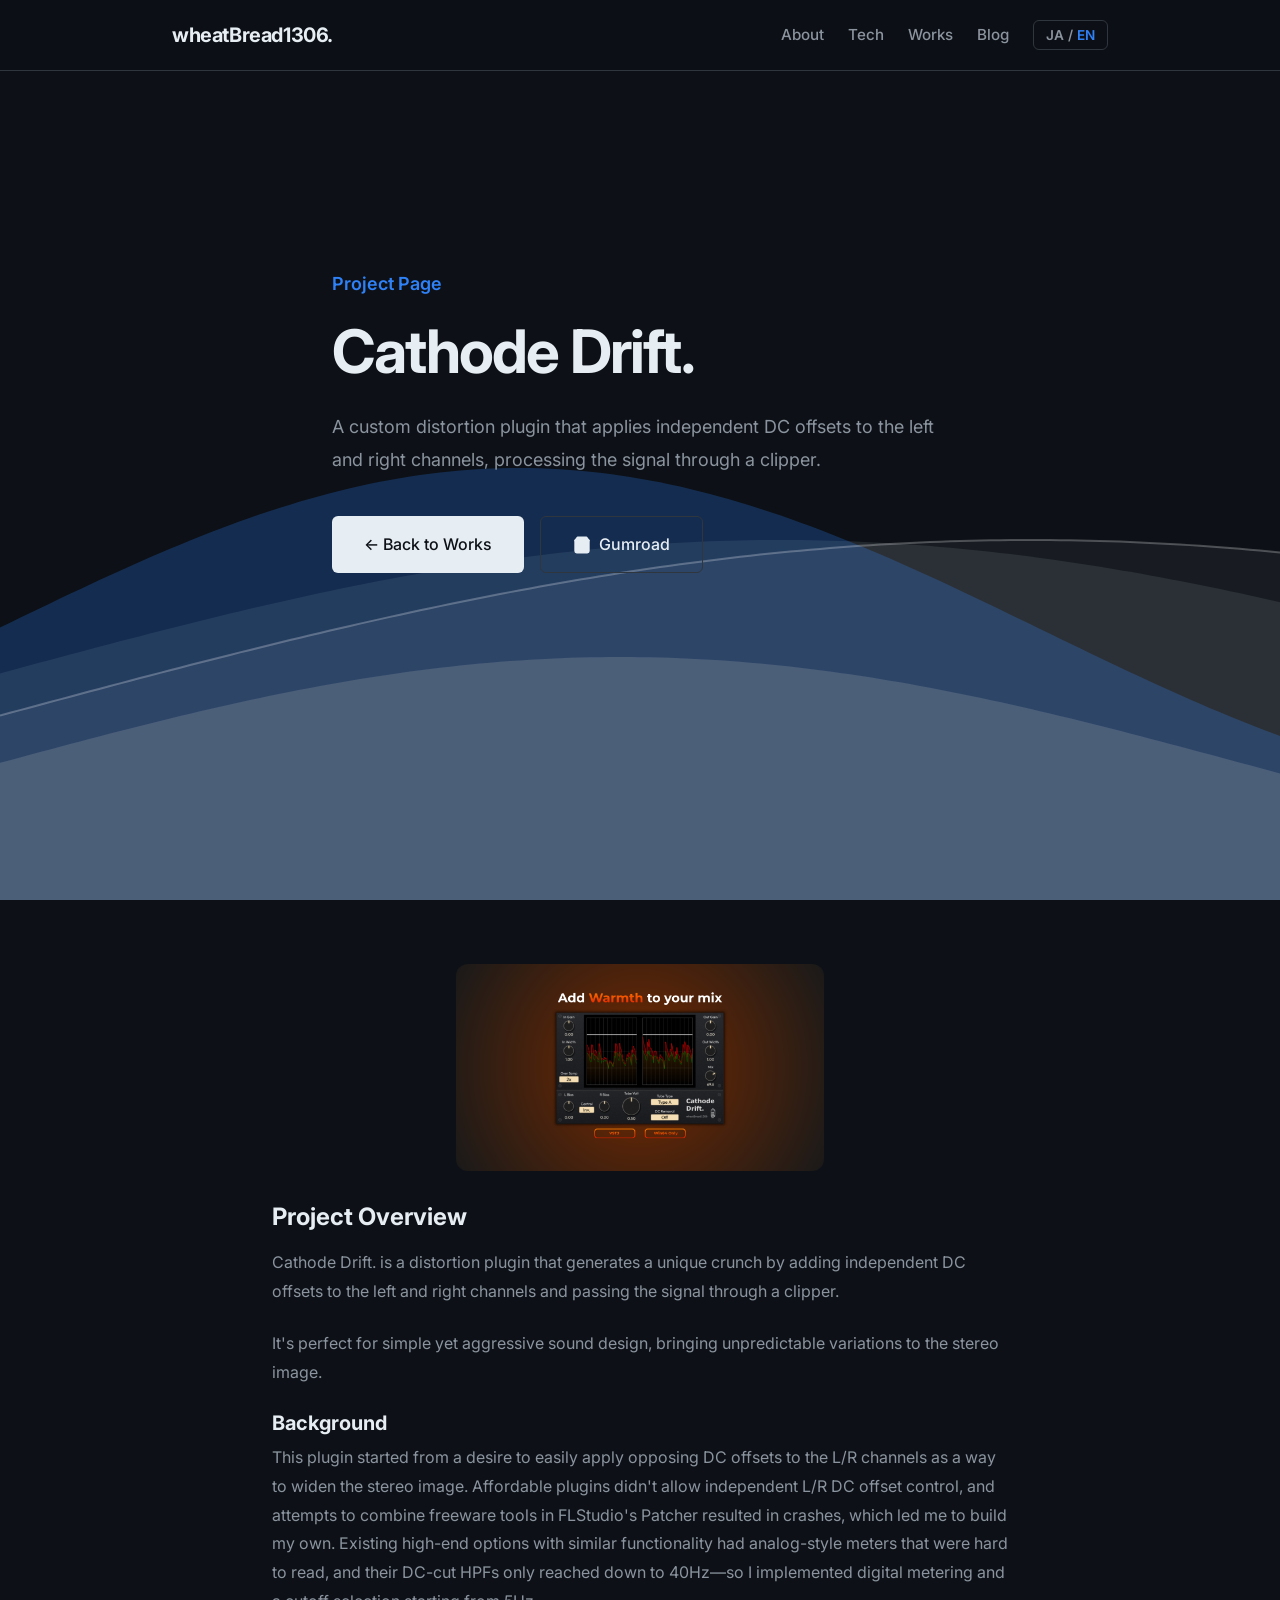
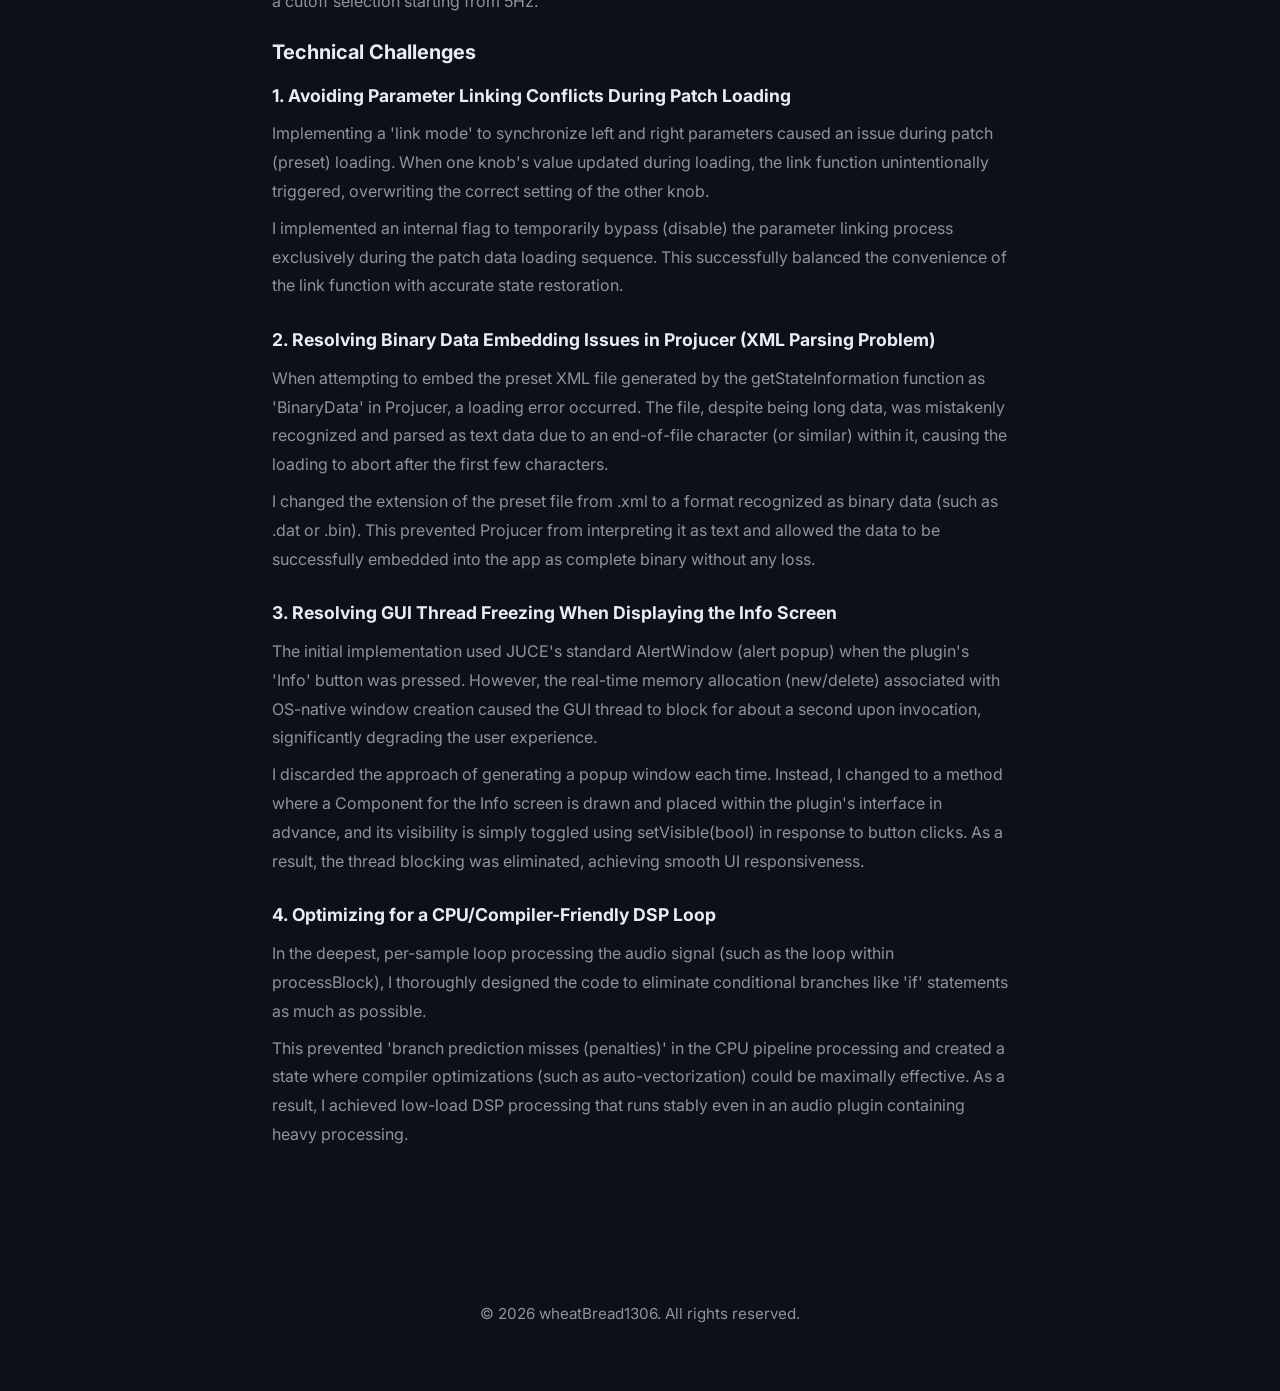
<file: works/CathodeDrift/index.html>
<!DOCTYPE html>
<html lang="en">

<head>
  <meta charset="UTF-8">
  <meta name="viewport" content="width=device-width, initial-scale=1.0">
  <title>Cathode Drift. | wheatBread1306</title>
  <meta name="description" content="Cathode Drift is a plugin that emulates the sound of vintage tube amplifiers, offering a warm and rich tonal character. It features a simple interface with controls for drive, tone, and output level, allowing users to easily add analog-style saturation and warmth to their audio tracks.">

  <link rel="icon" type="image/jpeg" href="../../assets/ICON.jpg">

  <link rel="preconnect" href="https://fonts.googleapis.com">
  <link rel="preconnect" href="https://fonts.gstatic.com" crossorigin>
  <link
    href="https://fonts.googleapis.com/css2?family=Inter:wght@400;500;600;700&family=Noto+Sans+JP:wght@400;500;700&display=swap"
    rel="stylesheet">

  <link rel="stylesheet" href="../../css/style.css">
</head>

<body>

  <!-- Navigation -->
  <header>
    <div class="container">
      <nav>
        <a href="../../index.html" class="logo">wheatBread1306.</a>
        <div class="nav-group">
          <button class="menu-toggle" type="button" aria-label="Toggle menu" aria-controls="nav-menu" aria-expanded="false">
            <span class="bar"></span>
            <span class="bar"></span>
            <span class="bar"></span>
          </button>
          <div class="nav-menu" id="nav-menu">
            <div class="nav-links">
              <a href="../../index.html#about" class="tl" data-ja="アバウト" data-en="About">About</a>
              <a href="../../index.html#tech" class="tl" data-ja="技術" data-en="Tech">Tech</a>
              <a href="../../index.html#works" class="tl" data-ja="ワークス" data-en="Works">Works</a>
              <a href="../../blog/" class="tl" data-ja="ブログ" data-en="Blog">Blog</a>
            </div>
            <button class="lang-toggle" onclick="toggleLanguage()" aria-label="Toggle language">
              <span id="lang-ja">JA</span><span>/</span><span id="lang-en" class="active">EN</span>
            </button>
          </div>
        </div>
      </nav>
    </div>
  </header>

  <main>
    <!-- Hero Section -->
    <section id="hero" class="hero">
      <canvas id="waveCanvas" class="wave-canvas"></canvas>
      <div class="container hero-content">
        <span class="hero-greeting tl" data-ja="プロジェクトページ" data-en="Project Page">Project Page</span>
        <h1 class="tl" data-ja="Cathode Drift." data-en="Cathode Drift.">Cathode Drift.</h1>
        <p class="tl" style="color: var(--text-muted); margin-top: 1.5rem; font-size: 1.125rem;"
          data-ja="左右のチャンネルに独立したDCオフセットを適用したディストーションプラグイン。"
          data-en="A custom distortion plugin that applies independent DC offsets to the left and right channels, processing the signal through a clipper.">
          A custom distortion plugin that applies independent DC offsets to the left and right channels, processing the
          signal through a clipper.
        </p>
        <div style="margin-top: 2rem; display: flex; gap: 1rem; flex-wrap: wrap;">
          <a href="../../index.html#works" class="btn tl" data-ja="← ワークスへ戻る" data-en="← Back to Works">← Back to
            Works</a>
          <a href="https://wheatbread.gumroad.com/l/cathode_drift" target="_blank" rel="noopener noreferrer"
            class="btn btn-outline">
            <svg viewBox="0 0 24 24" width="18" height="18" fill="none" stroke="currentColor" stroke-width="2.5"
              stroke-linecap="round" stroke-linejoin="round">
              <path d="M6 2L3 6v14a2 2 0 0 0 2 2h14a2 2 0 0 0 2-2V6l-3-4z"></path>
              <line x1="3" y1="6" x2="21" y2="6"></line>
              <path d="M16 10a4 4 0 0 1-8 0"></path>
            </svg>
            Gumroad
          </a>
        </div>
      </div>
    </section>

    <!-- Project Details Section -->
    <section id="details" style="padding: 4rem 0;">
      <div class="container" style="max-width: 800px; margin: 0 auto; line-height: 1.8; color: var(--text-muted);">
        <img src="../../assets/Cathode_Drift.png" alt="Cathode Drift."
          style="max-width: 50%; width: 100%; display: block; margin: 0 auto 2rem; border-radius: 12px;">
        <h2 class="tl" data-ja="プロジェクト概要" data-en="Project Overview"
          style="color: var(--text-main); margin-bottom: 1rem;">Project Overview</h2>
        <p class="tl" data-ja="Cathode Drift. は、左右のチャンネルに対してそれぞれ異なるDCオフセットを追加し、信号をクリッパーに通すことで独特な歪みを生み出すディストーションプラグインです。"
          data-en="Cathode Drift. is a distortion plugin that generates a unique crunch by adding independent DC offsets to the left and right channels and passing the signal through a clipper."
          style="margin-bottom: 1.5rem;">Cathode Drift. is a distortion plugin that generates a unique crunch by adding
          independent DC offsets to the left and right channels and passing the signal through a clipper.</p>
        <p class="tl" data-ja="シンプルながらもアグレッシブなサウンドメイキングに最適で、ステレオイメージに予測不可能な変化をもたらします。"
          data-en="It's perfect for simple yet aggressive sound design, bringing unpredictable variations to the stereo image."
          style="margin-bottom: 1.5rem;">It's perfect for simple yet aggressive sound design, bringing unpredictable
          variations to the stereo image.</p>

        <h3 class="tl" data-ja="開発のきっかけ" data-en="Background"
          style="color: var(--text-main); margin-bottom: 0.5rem; margin-top: 1.5rem; font-size: 1.25rem;">Background
        </h3>
        <p class="tl"
          data-ja="L/Rで逆方向のDCオフセットをかけてステレオを広げる手法を手軽に使いたいと考えたのがきっかけです。既存の安価なプラグインではL/RのDCオフセットを個別に設定できず、FLStudio付属のPatcherでフリーウェアを組み合わせようとしたところクラッシュしてしまったため、自作することにしました。また、同様の機能を持つ高価なプラグインはアナログ風メーターで視認性が低く、DCカット用HPFも40Hzまでしか対応していなかったため、デジタルメーターと5Hzからのカットオフ選択を実装しました。"
          data-en="This plugin started from a desire to easily apply opposing DC offsets to the L/R channels as a way to widen the stereo image. Affordable plugins didn't allow independent L/R DC offset control, and attempts to combine freeware tools in FLStudio's Patcher resulted in crashes, which led me to build my own. Existing high-end options with similar functionality had analog-style meters that were hard to read, and their DC-cut HPFs only reached down to 40Hz—so I implemented digital metering and a cutoff selection starting from 5Hz."
          style="margin-bottom: 1.5rem;">This plugin started from a desire to easily apply opposing DC offsets to the
          L/R channels as a way to widen the stereo image. Affordable plugins didn't allow independent L/R DC offset
          control, and attempts to combine freeware tools in FLStudio's Patcher resulted in crashes, which led me to
          build my own. Existing high-end options with similar functionality had analog-style meters that were hard to
          read, and their DC-cut HPFs only reached down to 40Hz—so I implemented digital metering and a cutoff
          selection starting from 5Hz.</p>

        <h3 class="tl" data-ja="技術的な挑戦" data-en="Technical Challenges"
          style="color: var(--text-main); margin-bottom: 0.5rem; margin-top: 1.5rem; font-size: 1.25rem;">Technical
          Challenges</h3>

        <h4 class="tl" data-ja="1. パッチ読み込み時のパラメータリンク処理の競合回避"
          data-en="1. Avoiding Parameter Linking Conflicts During Patch Loading"
          style="color: var(--text-main); margin-bottom: 0.5rem; margin-top: 1rem; font-size: 1.1rem;">1. Avoiding
          Parameter Linking Conflicts During Patch Loading</h4>
        <p class="tl"
          data-ja="左右のパラメータを連動させる「リンクモード」を実装した結果、パッチ（プリセット）読み込み時に問題が発生しました。読み込み途中で片方のノブの値が更新された瞬間、リンク機能が意図せず発動してしまい、もう片方の正しい設定値が上書きされてしまうという挙動でした。"
          data-en="Implementing a 'link mode' to synchronize left and right parameters caused an issue during patch (preset) loading. When one knob's value updated during loading, the link function unintentionally triggered, overwriting the correct setting of the other knob."
          style="margin-bottom: 0.5rem;">Implementing a 'link mode' to synchronize left and right parameters caused an
          issue during patch (preset) loading. When one knob's value updated during loading, the link function
          unintentionally triggered, overwriting the correct setting of the other knob.</p>
        <p class="tl"
          data-ja="パッチデータをロードする一連の処理中のみ、パラメータのリンク処理を一時的にバイパス（停止）する内部フラグを実装しました。これにより、連動機能の利便性を保ちつつ、正確な状態復元を両立させました。"
          data-en="I implemented an internal flag to temporarily bypass (disable) the parameter linking process exclusively during the patch data loading sequence. This successfully balanced the convenience of the link function with accurate state restoration."
          style="margin-bottom: 1.5rem;">I implemented an internal flag to temporarily bypass (disable) the parameter
          linking process exclusively during the patch data loading sequence. This successfully balanced the convenience
          of the link function with accurate state restoration.</p>

        <h4 class="tl" data-ja="2. Projucerでのバイナリデータ組み込み（XMLパース問題）の解消"
          data-en="2. Resolving Binary Data Embedding Issues in Projucer (XML Parsing Problem)"
          style="color: var(--text-main); margin-bottom: 0.5rem; margin-top: 1rem; font-size: 1.1rem;">2. Resolving
          Binary Data Embedding Issues in Projucer (XML Parsing Problem)</h4>
        <p class="tl"
          data-ja="getStateInformation 関数を用いて生成したプリセットのXMLファイルを、Projucerの「BinaryData」として組み込もうとした際に読み込みエラーが発生しました。本来は長いデータであるはずが、ファイル内の終端文字（またはそれに準ずる文字）の影響でテキストデータとして誤認・パースされ、最初の数文字で読み込みが打ち切られてしまう現象でした。"
          data-en="When attempting to embed the preset XML file generated by the getStateInformation function as 'BinaryData' in Projucer, a loading error occurred. The file, despite being long data, was mistakenly recognized and parsed as text data due to an end-of-file character (or similar) within it, causing the loading to abort after the first few characters."
          style="margin-bottom: 0.5rem;">When attempting to embed the preset XML file generated by the
          getStateInformation function as 'BinaryData' in Projucer, a loading error occurred. The file, despite being
          long data, was mistakenly recognized and parsed as text data due to an end-of-file character (or similar)
          within it, causing the loading to abort after the first few characters.</p>
        <p class="tl"
          data-ja="プリセットファイルの拡張子を .xml からバイナリデータとして認識されるもの（.dat や .bin など）へ変更しました。これによりProjucer側でのテキストとしての解釈を回避し、データを欠損なく完全なバイナリとしてアプリに組み込むことに成功しました。"
          data-en="I changed the extension of the preset file from .xml to a format recognized as binary data (such as .dat or .bin). This prevented Projucer from interpreting it as text and allowed the data to be successfully embedded into the app as complete binary without any loss."
          style="margin-bottom: 1.5rem;">I changed the extension of the preset file from .xml to a format recognized as
          binary data (such as .dat or .bin). This prevented Projucer from interpreting it as text and allowed the data
          to be successfully embedded into the app as complete binary without any loss.</p>

        <h4 class="tl" data-ja="3. Info画面表示時のGUIスレッド停止（フリーズ）の解消"
          data-en="3. Resolving GUI Thread Freezing When Displaying the Info Screen"
          style="color: var(--text-main); margin-bottom: 0.5rem; margin-top: 1rem; font-size: 1.1rem;">3. Resolving GUI
          Thread Freezing When Displaying the Info Screen</h4>
        <p class="tl"
          data-ja="プラグインの「Info（情報）」ボタンを押した際、初期実装ではJUCE標準のAlertWindow（アラートポップアップ）を使用していました。しかし、OSネイティブのウィンドウ生成に伴うリアルタイムなメモリ確保（new/delete）が原因で、呼び出し時にGUIスレッドが1秒ほどブロックしてしまい、操作感が著しく損なわれていました。"
          data-en="The initial implementation used JUCE's standard AlertWindow (alert popup) when the plugin's 'Info' button was pressed. However, the real-time memory allocation (new/delete) associated with OS-native window creation caused the GUI thread to block for about a second upon invocation, significantly degrading the user experience."
          style="margin-bottom: 0.5rem;">The initial implementation used JUCE's standard AlertWindow (alert popup) when
          the plugin's 'Info' button was pressed. However, the real-time memory allocation (new/delete) associated with
          OS-native window creation caused the GUI thread to block for about a second upon invocation, significantly
          degrading the user experience.</p>
        <p class="tl"
          data-ja="ポップアップウィンドウをその都度生成する方式を廃止しました。代わりに、プラグインの画面内にあらかじめInfo用の Component を描画・配置しておき、ボタンのクリックに応じて setVisible(bool) で表示・非表示を切り替えるだけの方式に変更しました。結果としてスレッドのブロックが解消され、スムーズなUIレスポンスを実現しました。"
          data-en="I discarded the approach of generating a popup window each time. Instead, I changed to a method where a Component for the Info screen is drawn and placed within the plugin's interface in advance, and its visibility is simply toggled using setVisible(bool) in response to button clicks. As a result, the thread blocking was eliminated, achieving smooth UI responsiveness."
          style="margin-bottom: 1.5rem;">I discarded the approach of generating a popup window each time. Instead, I
          changed to a method where a Component for the Info screen is drawn and placed within the plugin's interface in
          advance, and its visibility is simply toggled using setVisible(bool) in response to button clicks. As a
          result, the thread blocking was eliminated, achieving smooth UI responsiveness.</p>

        <h4 class="tl" data-ja="4. CPU・コンパイラフレンドリーなDSPループの最適化"
          data-en="4. Optimizing for a CPU/Compiler-Friendly DSP Loop"
          style="color: var(--text-main); margin-bottom: 0.5rem; margin-top: 1rem; font-size: 1.1rem;">4. Optimizing for
          a CPU/Compiler-Friendly DSP Loop</h4>
        <p class="tl" data-ja="オーディオ信号を処理する最深部のサンプルごとのループ（processBlock内のループ等）において、極力 if 文などの条件分岐を排除したコード設計を徹底しました。"
          data-en="In the deepest, per-sample loop processing the audio signal (such as the loop within processBlock), I thoroughly designed the code to eliminate conditional branches like 'if' statements as much as possible."
          style="margin-bottom: 0.5rem;">In the deepest, per-sample loop processing the audio signal (such as the loop
          within processBlock), I thoroughly designed the code to eliminate conditional branches like 'if' statements as
          much as possible.</p>
        <p class="tl"
          data-ja="CPUのパイプライン処理における「分岐予測のミス（ペナルティ）」を防ぐとともに、コンパイラによる最適化（自動ベクタライズなど）が最大限に効きやすい状態を作りました。結果として、重い処理が含まれるオーディオプラグインでも安定して動作する低負荷なDSP処理を実現しました。"
          data-en="This prevented 'branch prediction misses (penalties)' in the CPU pipeline processing and created a state where compiler optimizations (such as auto-vectorization) could be maximally effective. As a result, I achieved low-load DSP processing that runs stably even in an audio plugin containing heavy processing."
          style="margin-bottom: 1.5rem;">This prevented 'branch prediction misses (penalties)' in the CPU pipeline
          processing and created a state where compiler optimizations (such as auto-vectorization) could be maximally
          effective. As a result, I achieved low-load DSP processing that runs stably even in an audio plugin containing
          heavy processing.</p>
      </div>
    </section>
  </main>

  <footer>
    <div class="container">
      <p>&copy; 2026 wheatBread1306. All rights reserved.</p>
    </div>
  </footer>

  <script src="../../js/script.js"></script>
</body>

</html>
</file>
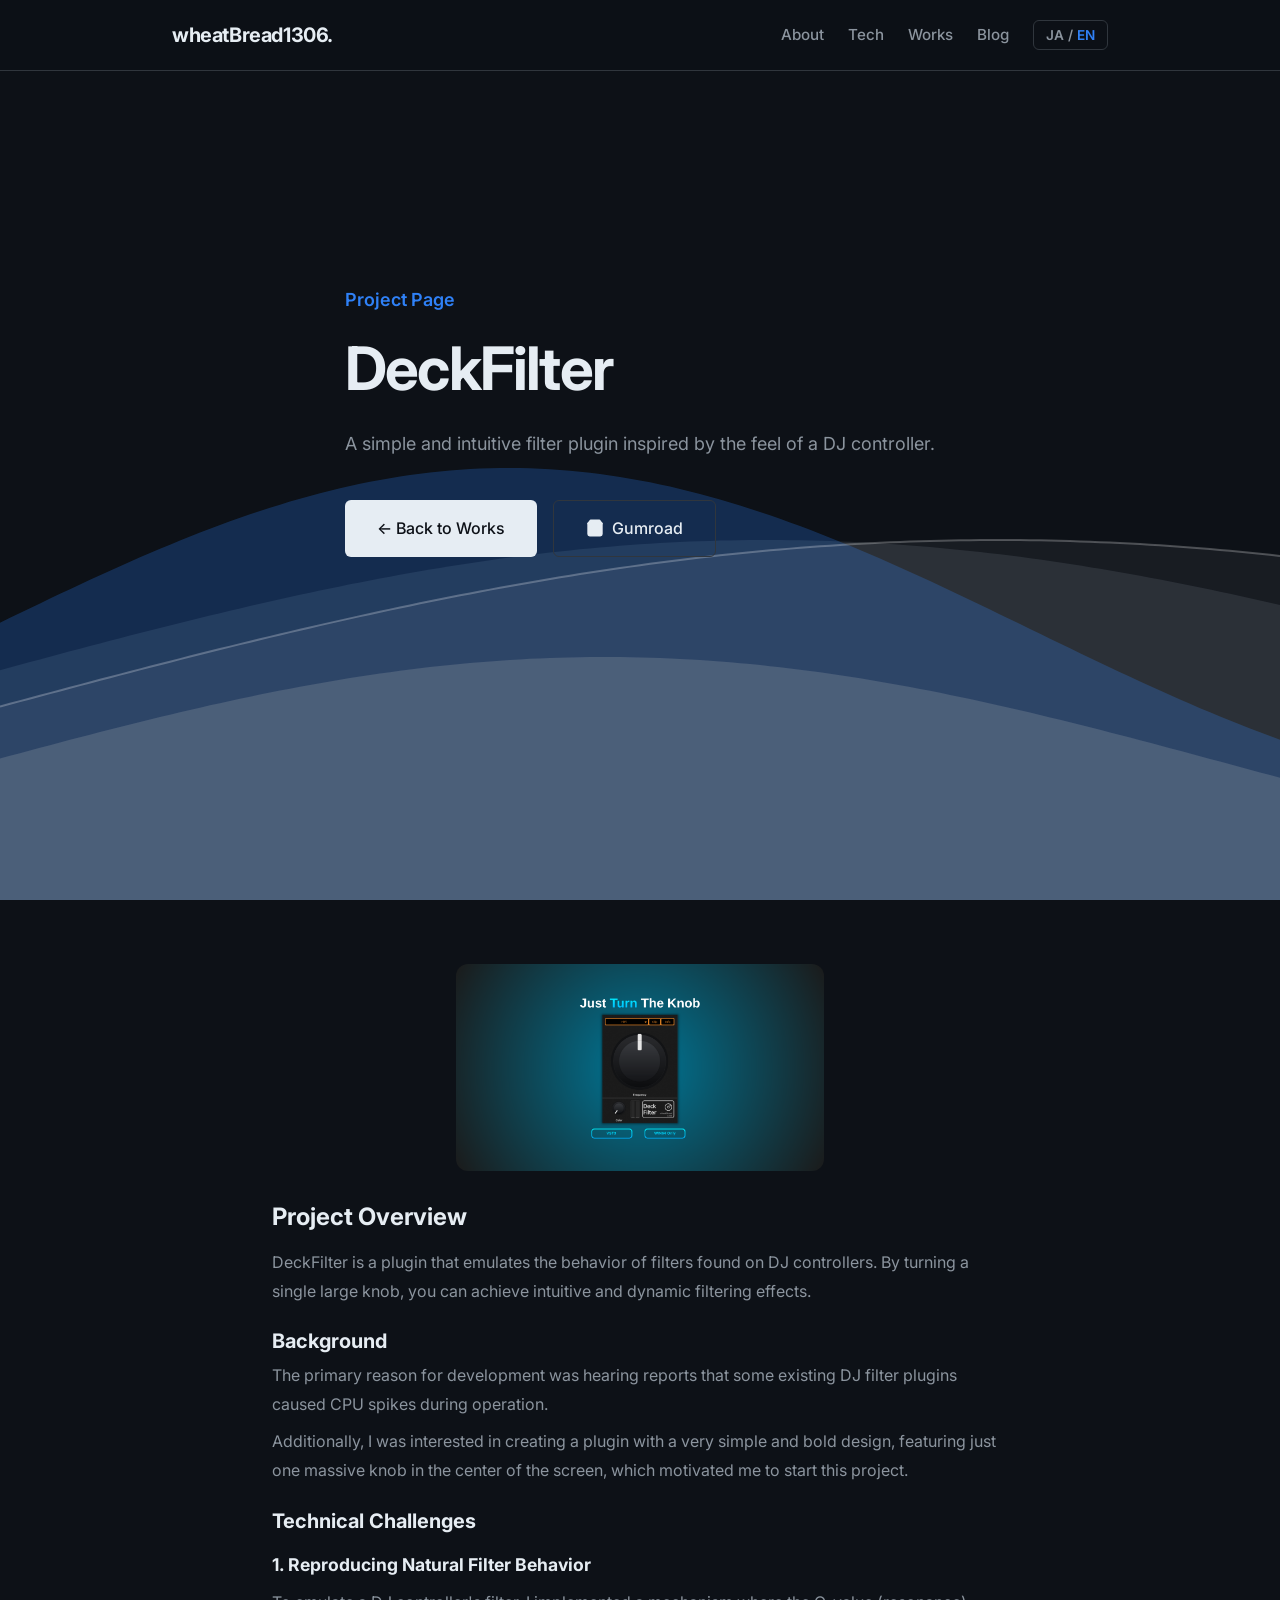
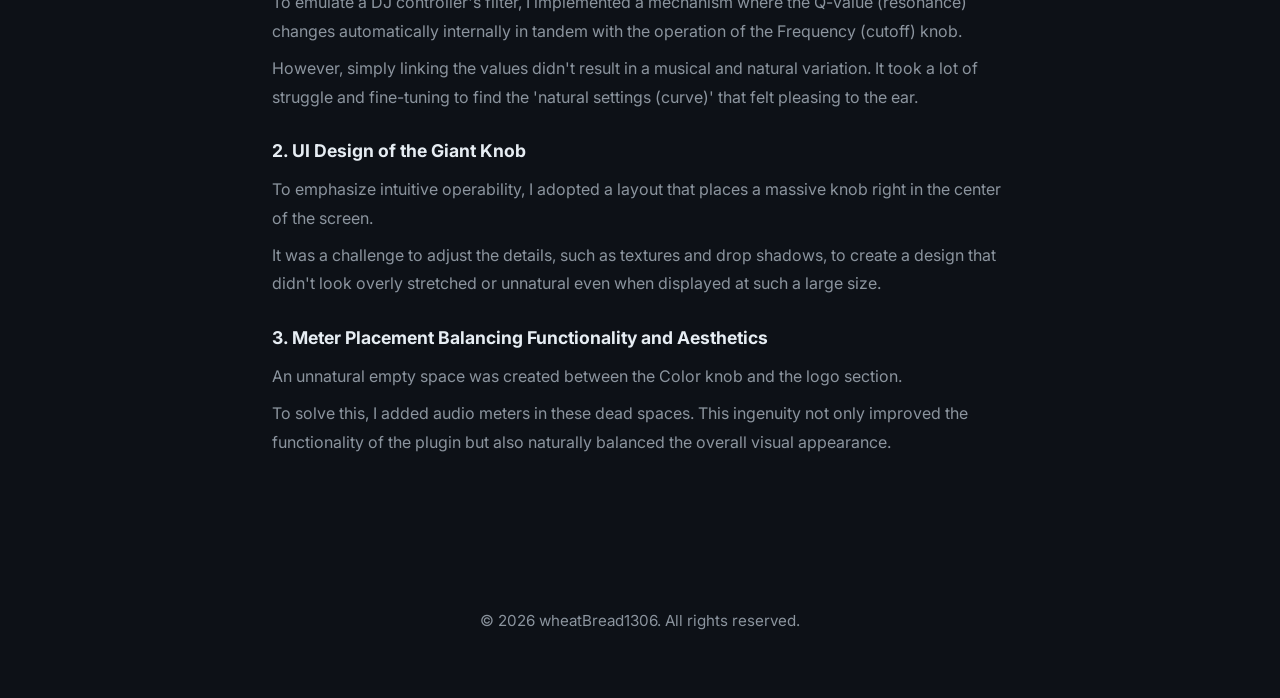
<file: works/DeckFilter/index.html>
<!DOCTYPE html>
<html lang="en">

<head>
    <meta charset="UTF-8">
    <meta name="viewport" content="width=device-width, initial-scale=1.0">
    <title>DeckFilter | wheatBread1306</title>
    <meta name="description" content="DeckFilter is a simple and intuitive filter plugin inspired by the feel of a DJ controller. It features a single large knob for dynamic filtering effects, designed with a bold and minimalist aesthetic.">

    <link rel="icon" type="image/jpeg" href="../../assets/ICON.jpg">

    <link rel="preconnect" href="https://fonts.googleapis.com">
    <link rel="preconnect" href="https://fonts.gstatic.com" crossorigin>
    <link
        href="https://fonts.googleapis.com/css2?family=Inter:wght@400;500;600;700&family=Noto+Sans+JP:wght@400;500;700&display=swap"
        rel="stylesheet">

    <link rel="stylesheet" href="../../css/style.css">
</head>

<body>

    <!-- Navigation -->
    <header>
        <div class="container">
            <nav>
                <a href="../../index.html" class="logo">wheatBread1306.</a>
                <div class="nav-group">
                    <button class="menu-toggle" type="button" aria-label="Toggle menu" aria-controls="nav-menu" aria-expanded="false">
                        <span class="bar"></span>
                        <span class="bar"></span>
                        <span class="bar"></span>
                    </button>
                    <div class="nav-menu" id="nav-menu">
                        <div class="nav-links">
                            <a href="../../index.html#about" class="tl" data-ja="アバウト" data-en="About">About</a>
                            <a href="../../index.html#tech" class="tl" data-ja="技術" data-en="Tech">Tech</a>
                            <a href="../../index.html#works" class="tl" data-ja="ワークス" data-en="Works">Works</a>
                            <a href="../../blog/" class="tl" data-ja="ブログ" data-en="Blog">Blog</a>
                        </div>
                        <button class="lang-toggle" onclick="toggleLanguage()" aria-label="Toggle language">
                            <span id="lang-ja">JA</span><span>/</span><span id="lang-en" class="active">EN</span>
                        </button>
                    </div>
                </div>
            </nav>
        </div>
    </header>

    <main>
        <!-- Hero Section -->
        <section id="hero" class="hero">
            <canvas id="waveCanvas" class="wave-canvas"></canvas>
            <div class="container hero-content">
                <span class="hero-greeting tl" data-ja="プロジェクトページ" data-en="Project Page">Project Page</span>
                <h1 class="tl" data-ja="DeckFilter" data-en="DeckFilter">DeckFilter</h1>
                <p class="tl" style="color: var(--text-muted); margin-top: 1.5rem; font-size: 1.125rem;"
                    data-ja="DJコントローラーの操作感にインスパイアされた、シンプルで直感的なフィルタープラグイン。"
                    data-en="A simple and intuitive filter plugin inspired by the feel of a DJ controller.">
                    A simple and intuitive filter plugin inspired by the feel of a DJ controller.
                </p>
                <div style="margin-top: 2rem; display: flex; gap: 1rem; flex-wrap: wrap;">
                    <a href="../../index.html#works" class="btn tl" data-ja="← ワークスへ戻る" data-en="← Back to Works">← Back
                        to Works</a>
                    <a href="https://wheatbread.gumroad.com/l/deck_filter" target="_blank" rel="noopener noreferrer"
                        class="btn btn-outline">
                        <svg viewBox="0 0 24 24" width="18" height="18" fill="none" stroke="currentColor"
                            stroke-width="2.5" stroke-linecap="round" stroke-linejoin="round">
                            <path d="M6 2L3 6v14a2 2 0 0 0 2 2h14a2 2 0 0 0 2-2V6l-3-4z"></path>
                            <line x1="3" y1="6" x2="21" y2="6"></line>
                            <path d="M16 10a4 4 0 0 1-8 0"></path>
                        </svg>
                        Gumroad
                    </a>
                </div>
            </div>
        </section>

        <!-- Project Details Section -->
        <section id="details" style="padding: 4rem 0;">
            <div class="container"
                style="max-width: 800px; margin: 0 auto; line-height: 1.8; color: var(--text-muted);">
                <img src="../../assets/DeckFilter.png" alt="DeckFilter"
                    style="max-width: 50%; width: 100%; display: block; margin: 0 auto 2rem; border-radius: 12px;">
                <h2 class="tl" data-ja="プロジェクト概要" data-en="Project Overview"
                    style="color: var(--text-main); margin-bottom: 1rem;">Project Overview</h2>
                <p class="tl"
                    data-ja="DeckFilter は、DJコントローラーに搭載されているフィルターの挙動を模したプラグインです。1つの大きなノブを回すだけで、直感的かつダイナミックなフィルタリング効果を得ることができます。"
                    data-en="DeckFilter is a plugin that emulates the behavior of filters found on DJ controllers. By turning a single large knob, you can achieve intuitive and dynamic filtering effects."
                    style="margin-bottom: 1.5rem;">DeckFilter is a plugin that emulates the behavior of filters found on
                    DJ controllers. By turning a single large knob, you can achieve intuitive and dynamic filtering
                    effects.</p>

                <h3 class="tl" data-ja="開発のきっかけ" data-en="Background"
                    style="color: var(--text-main); margin-bottom: 0.5rem; margin-top: 1.5rem; font-size: 1.25rem;">
                    Background</h3>
                <p class="tl" data-ja="既存のDJフィルタープラグインの一部で、操作時にCPUのスパイク（負荷の急増）が発生するという声を耳にしたことが開発の第一の理由です。"
                    data-en="The primary reason for development was hearing reports that some existing DJ filter plugins caused CPU spikes during operation."
                    style="margin-bottom: 0.5rem;">The primary reason for development was hearing reports that some
                    existing DJ filter plugins caused CPU spikes during operation.</p>
                <p class="tl" data-ja="また、画面中央に巨大なノブを1つ配置した、非常にシンプルで大胆なデザインのプラグインを自分自身で作ってみたいという興味もあり、制作をスタートしました。"
                    data-en="Additionally, I was interested in creating a plugin with a very simple and bold design, featuring just one massive knob in the center of the screen, which motivated me to start this project."
                    style="margin-bottom: 1.5rem;">Additionally, I was interested in creating a plugin with a very
                    simple and bold design, featuring just one massive knob in the center of the screen, which motivated
                    me to start this project.</p>

                <h3 class="tl" data-ja="技術的な挑戦" data-en="Technical Challenges"
                    style="color: var(--text-main); margin-bottom: 0.5rem; margin-top: 1.5rem; font-size: 1.25rem;">
                    Technical Challenges</h3>

                <h4 class="tl" data-ja="1. 自然なフィルター挙動の再現" data-en="1. Reproducing Natural Filter Behavior"
                    style="color: var(--text-main); margin-bottom: 0.5rem; margin-top: 1rem; font-size: 1.1rem;">1.
                    Reproducing Natural Filter Behavior</h4>
                <p class="tl"
                    data-ja="DJコントローラーのフィルターを模するため、Frequency（カットオフ周波数）ノブの操作に合わせて内部で自動的にQ値（レゾナンス）が変化する仕組みを実装しました。"
                    data-en="To emulate a DJ controller's filter, I implemented a mechanism where the Q-value (resonance) changes automatically internally in tandem with the operation of the Frequency (cutoff) knob."
                    style="margin-bottom: 0.5rem;">To emulate a DJ controller's filter, I implemented a mechanism where
                    the Q-value (resonance) changes automatically internally in tandem with the operation of the
                    Frequency (cutoff) knob.</p>
                <p class="tl" data-ja="しかし、単に数値を連動させるだけでは音楽的で自然な変化にならず、聴感上心地よい「自然な設定値（カーブ）」を探り当てるための微調整に非常に苦労しました。"
                    data-en="However, simply linking the values didn't result in a musical and natural variation. It took a lot of struggle and fine-tuning to find the 'natural settings (curve)' that felt pleasing to the ear."
                    style="margin-bottom: 1.5rem;">However, simply linking the values didn't result in a musical and
                    natural variation. It took a lot of struggle and fine-tuning to find the 'natural settings (curve)'
                    that felt pleasing to the ear.</p>

                <h4 class="tl" data-ja="2. 巨大なノブのUIデザイン" data-en="2. UI Design of the Giant Knob"
                    style="color: var(--text-main); margin-bottom: 0.5rem; margin-top: 1rem; font-size: 1.1rem;">2. UI
                    Design of the Giant Knob</h4>
                <p class="tl" data-ja="直感的な操作性を強調するため、画面中央に非常に巨大なノブを配置するレイアウトを採用しました。"
                    data-en="To emphasize intuitive operability, I adopted a layout that places a massive knob right in the center of the screen."
                    style="margin-bottom: 0.5rem;">To emphasize intuitive operability, I adopted a layout that places a
                    massive knob right in the center of the screen.</p>
                <p class="tl" data-ja="これほど大きく表示してもグラフィックとして間延びせず、違和感のないデザインに仕上げるため、質感や影の落とし方などの細部の調整に苦心しました。"
                    data-en="It was a challenge to adjust the details, such as textures and drop shadows, to create a design that didn't look overly stretched or unnatural even when displayed at such a large size."
                    style="margin-bottom: 1.5rem;">It was a challenge to adjust the details, such as textures and drop
                    shadows, to create a design that didn't look overly stretched or unnatural even when displayed at
                    such a large size.</p>

                <h4 class="tl" data-ja="3. 機能性と見た目を両立させるメーター配置"
                    data-en="3. Meter Placement Balancing Functionality and Aesthetics"
                    style="color: var(--text-main); margin-bottom: 0.5rem; margin-top: 1rem; font-size: 1.1rem;">3.
                    Meter Placement Balancing Functionality and Aesthetics</h4>
                <p class="tl" data-ja="Colorノブとロゴセクションの間に、不自然な空白スペースが生まれてしまいました。"
                    data-en="An unnatural empty space was created between the Color knob and the logo section."
                    style="margin-bottom: 0.5rem;">An unnatural empty space was created between the Color knob and the
                    logo section.</p>
                <p class="tl"
                    data-ja="そこで、このデッドスペースにオーディオメーターを搭載することで、プラグインとしての機能性を向上させつつ、全体的な見た目のバランスを自然に整えるという工夫を凝らしました。"
                    data-en="To solve this, I added audio meters in these dead spaces. This ingenuity not only improved the functionality of the plugin but also naturally balanced the overall visual appearance."
                    style="margin-bottom: 1.5rem;">To solve this, I added audio meters in these dead spaces. This
                    ingenuity not only improved the functionality of the plugin but also naturally balanced the overall
                    visual appearance.</p>
            </div>
        </section>
    </main>

    <footer>
        <div class="container">
            <p>&copy; 2026 wheatBread1306. All rights reserved.</p>
        </div>
    </footer>

    <script src="../../js/script.js"></script>
</body>

</html>
</file>
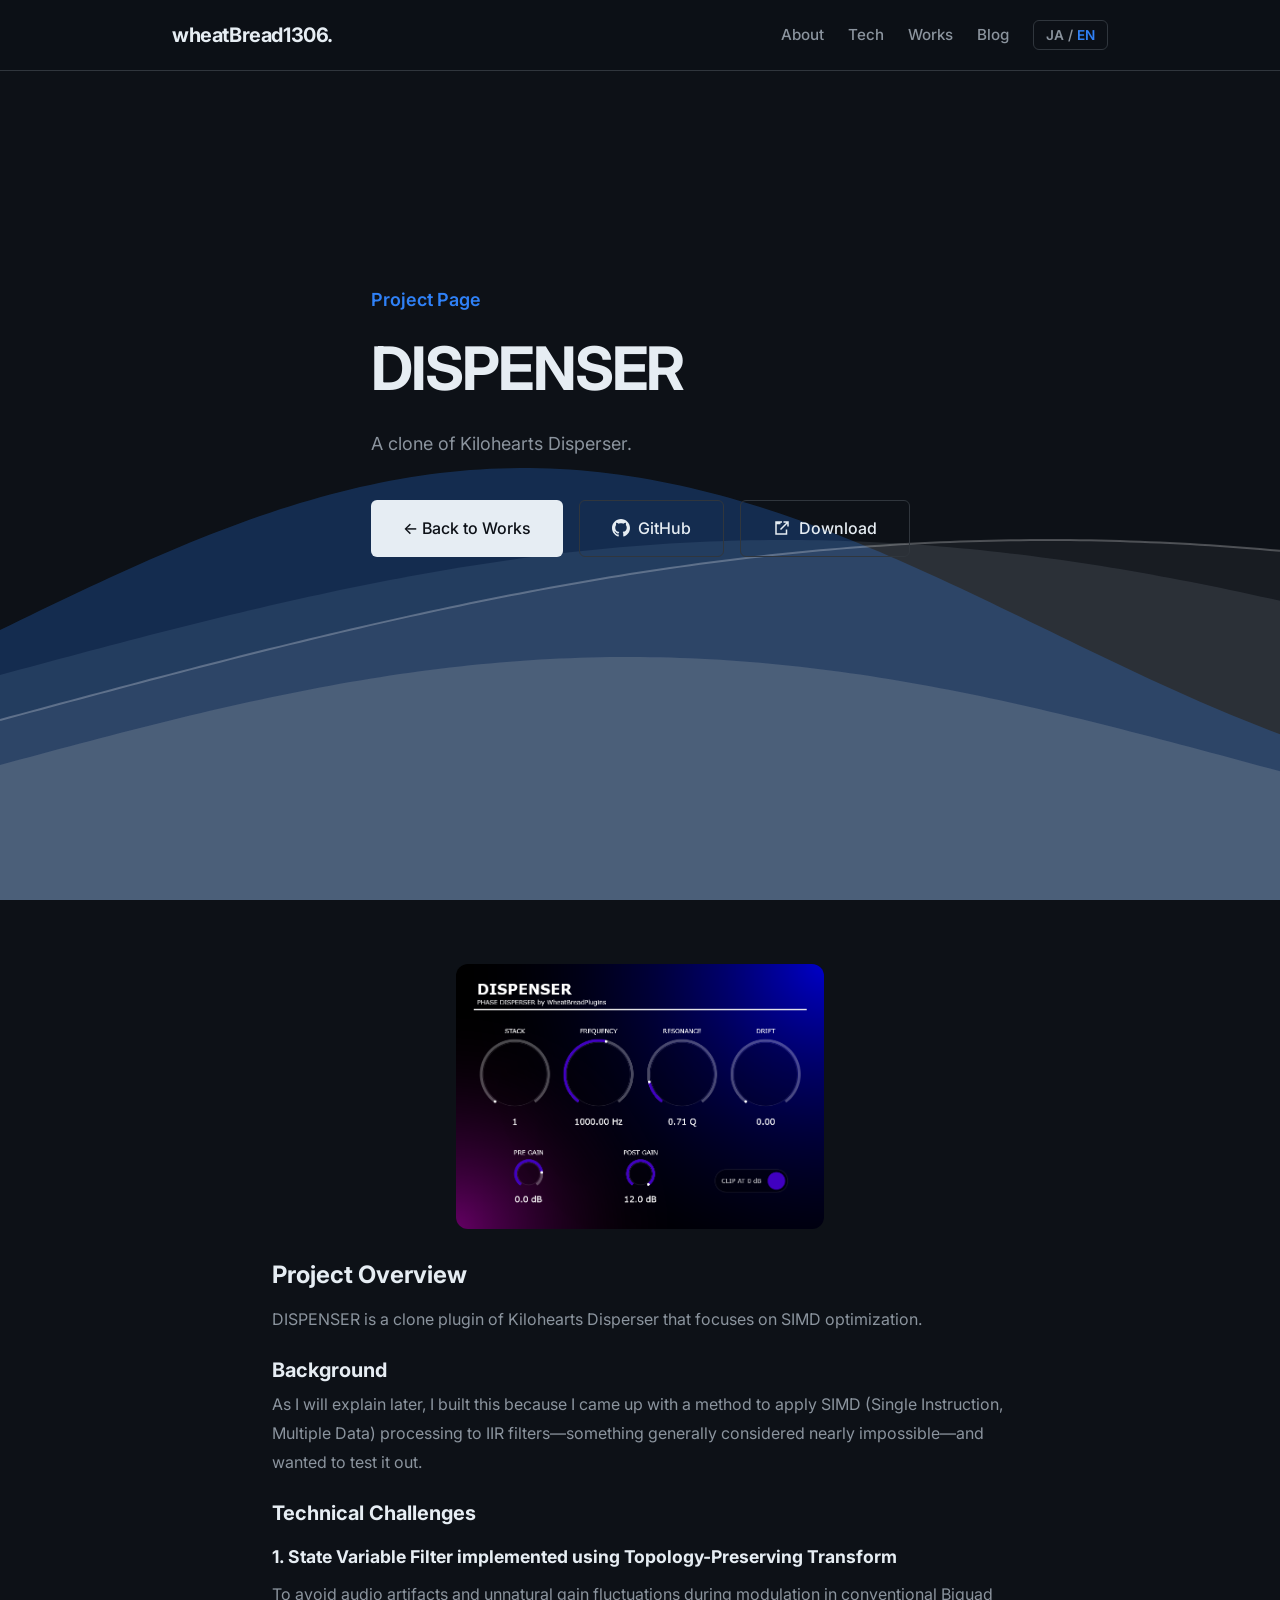
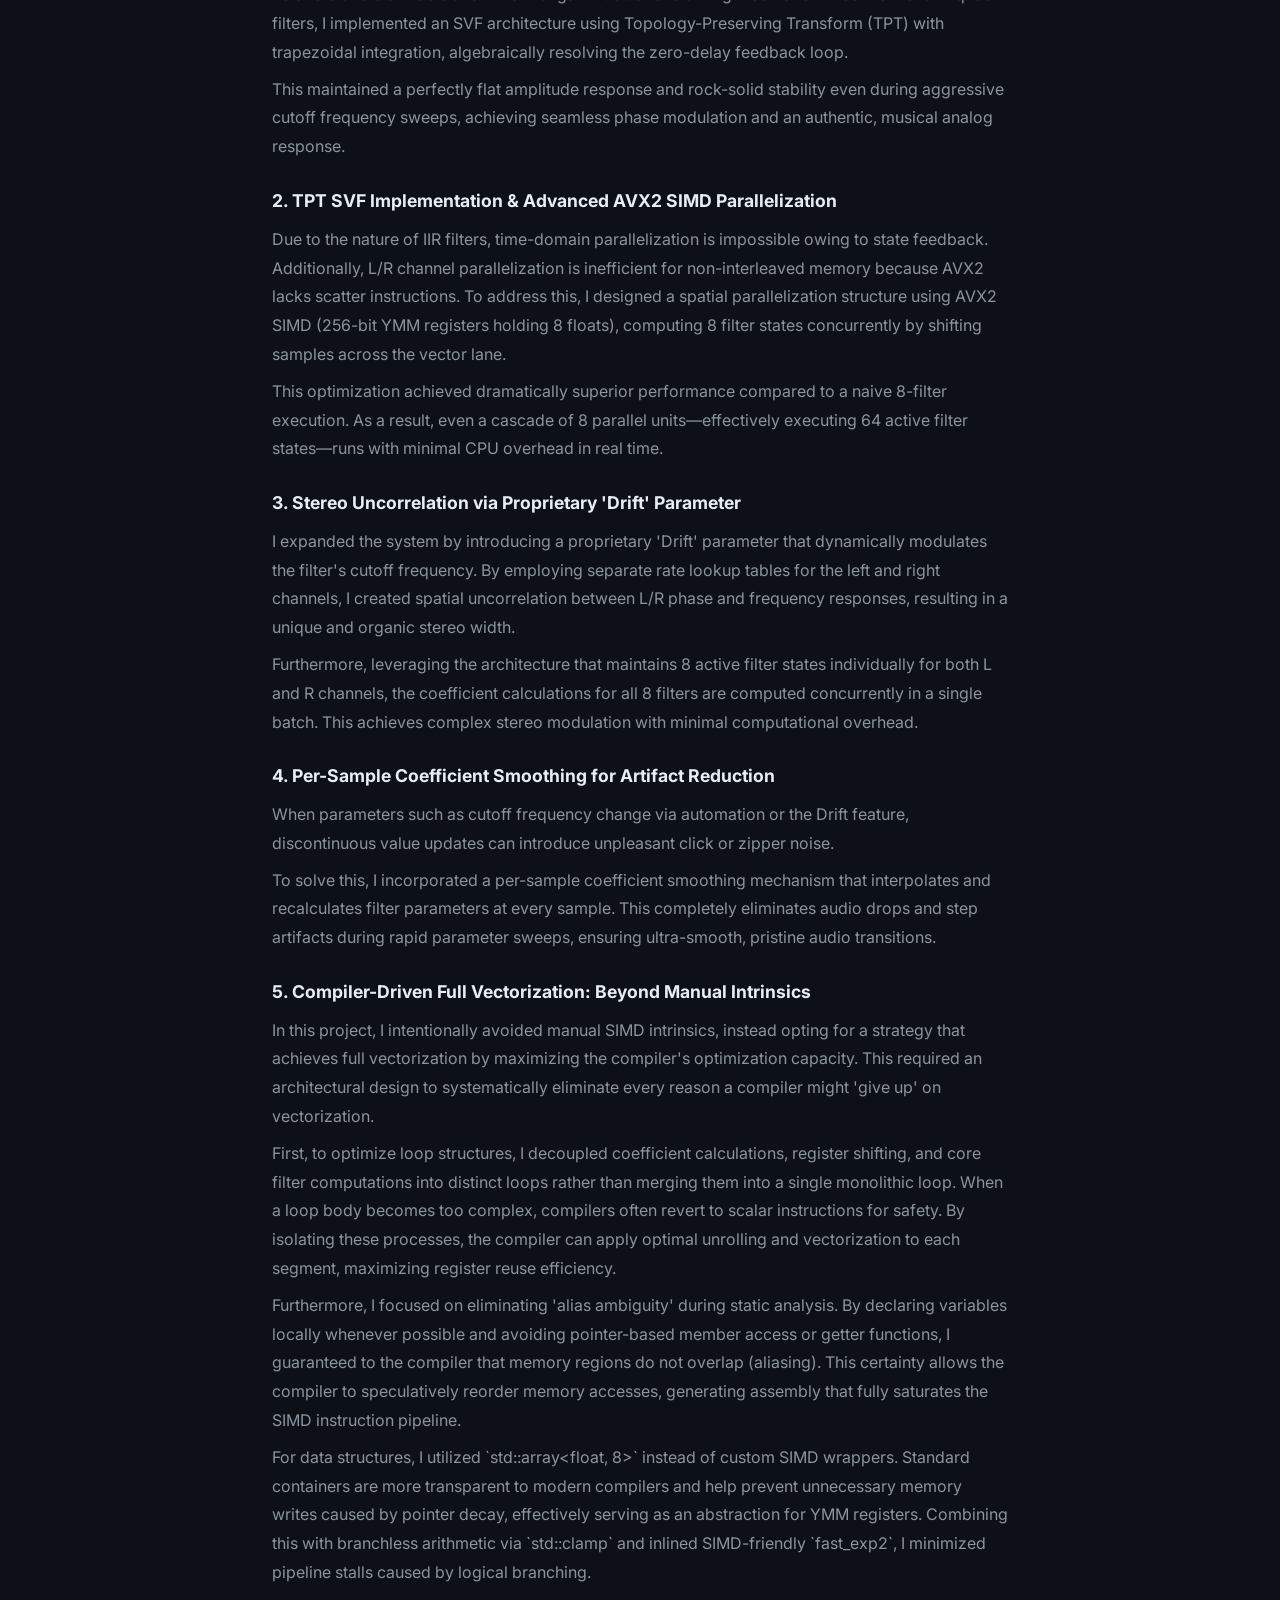
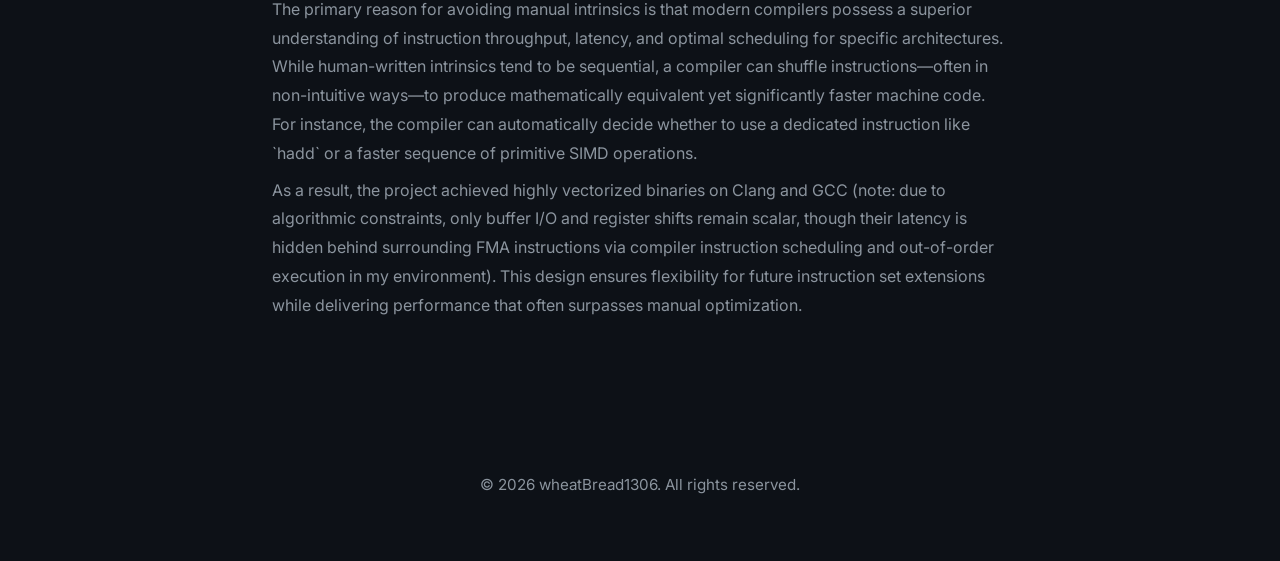
<file: works/Dispenser/index.html>
<!DOCTYPE html>
<html lang="en">

<head>
    <meta charset="UTF-8">
    <meta name="viewport" content="width=device-width, initial-scale=1.0">
    <title>DISPENSER | wheatBread1306</title>
    <meta name="description"
        content="DeckFilter is a simple and intuitive filter plugin inspired by the feel of a DJ controller. It features a single large knob for dynamic filtering effects, designed with a bold and minimalist aesthetic.">

    <link rel="icon" type="image/jpeg" href="../../assets/ICON.jpg">

    <link rel="preconnect" href="https://fonts.googleapis.com">
    <link rel="preconnect" href="https://fonts.gstatic.com" crossorigin>
    <link
        href="https://fonts.googleapis.com/css2?family=Inter:wght@400;500;600;700&family=Noto+Sans+JP:wght@400;500;700&display=swap"
        rel="stylesheet">

    <link rel="stylesheet" href="../../css/style.css">
</head>

<body>

    <!-- Navigation -->
    <header>
        <div class="container">
            <nav>
                <a href="../../index.html" class="logo">wheatBread1306.</a>
                <div class="nav-group">
                    <button class="menu-toggle" type="button" aria-label="Toggle menu" aria-controls="nav-menu"
                        aria-expanded="false">
                        <span class="bar"></span>
                        <span class="bar"></span>
                        <span class="bar"></span>
                    </button>
                    <div class="nav-menu" id="nav-menu">
                        <div class="nav-links">
                            <a href="../../index.html#about" class="tl" data-ja="アバウト" data-en="About">About</a>
                            <a href="../../index.html#tech" class="tl" data-ja="技術" data-en="Tech">Tech</a>
                            <a href="../../index.html#works" class="tl" data-ja="ワークス" data-en="Works">Works</a>
                            <a href="../../blog/" class="tl" data-ja="ブログ" data-en="Blog">Blog</a>
                        </div>
                        <button class="lang-toggle" onclick="toggleLanguage()" aria-label="Toggle language">
                            <span id="lang-ja">JA</span><span>/</span><span id="lang-en" class="active">EN</span>
                        </button>
                    </div>
                </div>
            </nav>
        </div>
    </header>

    <main>
        <!-- Hero Section -->
        <section id="hero" class="hero">
            <canvas id="waveCanvas" class="wave-canvas"></canvas>
            <div class="container hero-content">
                <span class="hero-greeting tl" data-ja="プロジェクトページ" data-en="Project Page">Project Page</span>
                <h1 class="tl" data-ja="DISPENSER" data-en="DISPENSER">DISPENSER</h1>
                <p class="tl" style="color: var(--text-muted); margin-top: 1.5rem; font-size: 1.125rem;"
                    data-ja="Kilohearts Disperserのクローンプラグイン" data-en="A clone of Kilohearts Disperser.">
                    A clone of Kilohearts Disperser
                </p>
                <div style="margin-top: 2rem; display: flex; gap: 1rem; flex-wrap: wrap;">
                    <a href="../../index.html#works" class="btn tl" data-ja="← ワークスへ戻る" data-en="← Back to Works">← Back
                        to
                        Works</a>
                    <a href="https://github.com/wheatBread1306/Dispenser" target="_blank" rel="noopener noreferrer"
                        class="btn btn-outline">
                        <svg viewBox="0 0 24 24" width="18" height="18" fill="currentColor">
                            <path
                                d="M12 0c-6.626 0-12 5.373-12 12 0 5.302 3.438 9.8 8.207 11.387.599.111.793-.261.793-.577v-2.234c-3.338.726-4.033-1.416-4.033-1.416-.546-1.387-1.333-1.756-1.333-1.756-1.089-.745.083-.729.083-.729 1.205.084 1.839 1.237 1.839 1.237 1.07 1.834 2.807 1.304 3.492.997.107-.775.418-1.305.762-1.604-2.665-.305-5.467-1.334-5.467-5.931 0-1.311.469-2.381 1.236-3.221-.124-.303-.535-1.524.117-3.176 0 0 1.008-.322 3.301 1.23.957-.266 1.983-.399 3.003-.404 1.02.005 2.047.138 3.006.404 2.291-1.552 3.297-1.23 3.297-1.23.653 1.653.242 2.874.118 3.176.77.84 1.235 1.911 1.235 3.221 0 4.609-2.807 5.624-5.479 5.921.43.372.823 1.102.823 2.222v3.293c0 .319.192.694.801.576 4.765-1.589 8.199-6.086 8.199-11.386 0-6.627-5.373-12-12-12z" />
                        </svg>
                        GitHub
                    </a>
                    <a href="https://github.com/wheatBread1306/Dispenser/releases" target="_blank"
                        rel="noopener noreferrer" class="btn btn-outline">
                        <svg viewBox="0 0 24 24" width="18" height="18" fill="currentColor">
                            <path
                                d="M14 3h7v7h-2V6.41l-8.29 8.3-1.42-1.42L17.59 5H14V3zM5 5h5v2H5v12h12v-5h2v7H3V3h9v2H5v14z" />
                        </svg>
                        <span class="tl" data-ja="ダウンロード" data-en="Download">Download</span>
                    </a>
                </div>
            </div>
        </section>

        <!-- Project Details Section -->
        <section id="details" style="padding: 4rem 0;">
            <div class="container"
                style="max-width: 800px; margin: 0 auto; line-height: 1.8; color: var(--text-muted);">
                <img src="../../assets/Dispenser.png" alt="DISPENSER"
                    style="max-width: 50%; width: 100%; display: block; margin: 0 auto 2rem; border-radius: 12px;">
                <h2 class="tl" data-ja="プロジェクト概要" data-en="Project Overview"
                    style="color: var(--text-main); margin-bottom: 1rem;">Project Overview</h2>
                <p class="tl" data-ja="DISPENSER は、SIMD最適化に重点を置いたKilohearts Disperserのクローンプラグインです。"
                    data-en="DISPENSER is a clone plugin of Kilohearts Disperser that focuses on SIMD optimization."
                    style="margin-bottom: 1.5rem;">DISPENSER is a clone plugin of Kilohearts Disperser that focuses on
                    SIMD optimization.</p>

                <h3 class="tl" data-ja="開発のきっかけ" data-en="Background"
                    style="color: var(--text-main); margin-bottom: 0.5rem; margin-top: 1.5rem; font-size: 1.25rem;">
                    Background</h3>
                <p class="tl" data-ja="後述するように、本来SIMD化がほぼ不可能であるIIRフィルタのSIMD化手法を思いついたので、試してみたいという理由で作りました。"
                    data-en="As I will explain later, I built this because I came up with a method to apply SIMD (Single Instruction, Multiple Data) processing to IIR filters—something generally considered nearly impossible—and wanted to test it out."
                    style="margin-bottom: 0.5rem;">As I will explain later, I built this because I came up with a method
                    to apply SIMD (Single Instruction, Multiple Data) processing to IIR filters—something generally
                    considered nearly impossible—and wanted to test it out.</p>

                <h3 class="tl" data-ja="技術的な挑戦" data-en="Technical Challenges"
                    style="color: var(--text-main); margin-bottom: 0.5rem; margin-top: 1.5rem; font-size: 1.25rem;">
                    Technical Challenges</h3>

                <h4 class="tl" data-ja="1. TPTを使用したState Variable Filterの実装"
                    data-en="1. State Variable Filter implemented using Topology-Preserving Transform"
                    style="color: var(--text-main); margin-bottom: 0.5rem; margin-top: 1rem; font-size: 1.1rem;">1.
                    State Variable Filter implemented using Topology-Preserving Transform</h4>
                <p class="tl"
                    data-ja="従来のBiquadフィルタで発生する変調時の不調和音や不自然な音量変化を回避するため、台形積分を用いたTPT（位相保存変換）による構造を実装しました。これにより、遅延なしフィードバックループ（Zero-Delay Feedback）を代数的に解決しています。"
                    data-en="To avoid audio artifacts and unnatural gain fluctuations during modulation in conventional Biquad filters, I implemented an SVF architecture using Topology-Preserving Transform (TPT) with trapezoidal integration, algebraically resolving the zero-delay feedback loop."
                    style="margin-bottom: 0.5rem;">To avoid audio artifacts and unnatural gain fluctuations during
                    modulation in conventional Biquad filters, I implemented an SVF architecture using
                    Topology-Preserving Transform (TPT) with trapezoidal integration, algebraically resolving the
                    zero-delay feedback loop.</p>
                <p class="tl"
                    data-ja="カットオフ周波数を激しく動かしてもフラットな全帯域の振幅特性（オールパス特性）と安定性を完全に維持し、音切れのないスムーズな位相変調とアナログライクで音楽的な応答を実現しました。"
                    data-en="This maintained a perfectly flat amplitude response and rock-solid stability even during aggressive cutoff frequency sweeps, achieving seamless phase modulation and an authentic, musical analog response."
                    style="margin-bottom: 1.5rem;">This maintained a perfectly flat amplitude response and rock-solid
                    stability even during aggressive cutoff frequency sweeps, achieving seamless phase modulation and an
                    authentic, musical analog response.</p>

                <h4 class="tl" data-ja="2. TPT SVFの実装とAVX2 SIMDによる高度な並列処理構造"
                    data-en="2. TPT SVF Implementation & Advanced AVX2 SIMD Parallelization"
                    style="color: var(--text-main); margin-bottom: 0.5rem; margin-top: 1rem; font-size: 1.1rem;">2.
                    TPT SVF Implementation & Advanced AVX2 SIMD Parallelization</h4>
                <p class="tl"
                    data-ja="IIRフィルターの構造上、過去の出力に依存するため時間軸方向での並列化ができません。また、L/Rチャンネル並列化は非インターリーブ構造のメモリ配置においてスキャター命令（AVX2非対応）が必要となり効率的ではないため、本実装ではSIMD（YMMレジスタ: float×8）を活用し、サンプルを1つずつずらして8つのフィルターを空間的に並列演算する独自構造を構築しました。"
                    data-en="Due to the nature of IIR filters, time-domain parallelization is impossible owing to state feedback. Additionally, L/R channel parallelization is inefficient for non-interleaved memory because AVX2 lacks scatter instructions. To address this, I designed a spatial parallelization structure using AVX2 SIMD (256-bit YMM registers holding 8 floats), computing 8 filter states concurrently by shifting samples across the vector lane."
                    style="margin-bottom: 0.5rem;">Due to the nature of IIR filters, time-domain parallelization is
                    impossible owing to state feedback. Additionally, L/R channel parallelization is inefficient for
                    non-interleaved memory because AVX2 lacks scatter instructions. To address this, I designed a
                    spatial parallelization structure using AVX2 SIMD (256-bit YMM registers holding 8 floats),
                    computing 8 filter states concurrently by shifting samples across the vector lane.</p>
                <p class="tl"
                    data-ja="この最適化により、ナイーブに8つのフィルターを処理する場合と比較して圧勝的な処理速度を実現しました。結果として、8並列ユニットを8段直列接続した合計64基のフィルター（オールパス）処理においても、極めて低いCPU負荷でのリアルタイム処理を可能にしました。"
                    data-en="This optimization achieved dramatically superior performance compared to a naive 8-filter execution. As a result, even a cascade of 8 parallel units—effectively executing 64 active filter states—runs with minimal CPU overhead in real time."
                    style="margin-bottom: 1.5rem;">This optimization achieved dramatically superior performance compared
                    to a naive 8-filter execution. As a result, even a cascade of 8 parallel units—effectively executing
                    64 active filter states—runs with minimal CPU overhead in real time.</p>

                <h4 class="tl" data-ja="3. 独自パラメータ「Drift」によるLR非相関ステレオ効果"
                    data-en="3. Stereo Uncorrelation via Proprietary 'Drift' Parameter"
                    style="color: var(--text-main); margin-bottom: 0.5rem; margin-top: 1rem; font-size: 1.1rem;">3.
                    Stereo Uncorrelation via Proprietary 'Drift' Parameter</h4>
                <p class="tl"
                    data-ja="独自の「Drift」パラメータを導入し、フィルターのカットオフ周波数を動的に変化させる機能を拡張しました。左右チャンネル（L/R）それぞれに独立した変化率テーブルを持たせることで、左右の位相や周波数応答の相関を崩し（非相関化）、自然で広がりのある独特なステレオ感を創出しています。"
                    data-en="I expanded the system by introducing a proprietary 'Drift' parameter that dynamically modulates the filter's cutoff frequency. By employing separate rate lookup tables for the left and right channels, I created spatial uncorrelation between L/R phase and frequency responses, resulting in a unique and organic stereo width."
                    style="margin-bottom: 0.5rem;">I expanded the system by introducing a proprietary 'Drift' parameter
                    that dynamically modulates the filter's cutoff frequency. By employing separate rate lookup tables
                    for the left and right channels, I created spatial uncorrelation between L/R phase and frequency
                    responses, resulting in a unique and organic stereo width.</p>
                <p class="tl"
                    data-ja="また、LとRでそれぞれ8つのフィルター状態を常時保持している構造を活用し、8個分のフィルター係数計算も一度にまとめて並列実行できるように設計しました。これにより、複雑なステレオ変調処理を極めて低い演算コストで実現しています。"
                    data-en="Furthermore, leveraging the architecture that maintains 8 active filter states individually for both L and R channels, the coefficient calculations for all 8 filters are computed concurrently in a single batch. This achieves complex stereo modulation with minimal computational overhead."
                    style="margin-bottom: 1.5rem;">Furthermore, leveraging the architecture that maintains 8 active
                    filter states individually for both L and R channels, the coefficient calculations for all 8 filters
                    are computed concurrently in a single batch. This achieves complex stereo modulation with minimal
                    computational overhead.</p>

                <h4 class="tl" data-ja="4. サンプル単位の係数スムージングによるノイズ低減"
                    data-en="4. Per-Sample Coefficient Smoothing for Artifact Reduction"
                    style="color: var(--text-main); margin-bottom: 0.5rem; margin-top: 1rem; font-size: 1.1rem;">4.
                    Per-Sample Coefficient Smoothing for Artifact Reduction</h4>
                <p class="tl"
                    data-ja="オートメーションやDrift機能によってカットオフ周波数などのパラメータが変動する際、不連続な値の変化によって不快なクリックノイズやジッパーノイズが発生するという課題がありました。"
                    data-en="When parameters such as cutoff frequency change via automation or the Drift feature, discontinuous value updates can introduce unpleasant click or zipper noise."
                    style="margin-bottom: 0.5rem;">When parameters such as cutoff frequency change via automation or the
                    Drift feature, discontinuous value updates can introduce unpleasant click or zipper noise.</p>
                <p class="tl"
                    data-ja="本実装では、ブロック単位ではなくサンプルごとにフィルタ係数を補間・再計算するスムージング処理を組み込みました。パラメータの激しい変動時でも音切れやステップノイズを完全に抑制し、極めて滑らかでクリーンな音質変化を実現しています。"
                    data-en="To solve this, I incorporated a per-sample coefficient smoothing mechanism that interpolates and recalculates filter parameters at every sample. This completely eliminates audio drops and step artifacts during rapid parameter sweeps, ensuring ultra-smooth, pristine audio transitions."
                    style="margin-bottom: 1.5rem;">To solve this, I incorporated a per-sample coefficient smoothing
                    mechanism that interpolates and recalculates filter parameters at every sample. This completely
                    eliminates audio drops and step artifacts during rapid parameter sweeps, ensuring ultra-smooth,
                    pristine audio transitions.</p>

                <h4 class="tl" data-ja="5. イントリンシックを排した「コンパイラ主導」のフルベクタライズ設計"
                    data-en="5. Compiler-Driven Full Vectorization: Beyond Manual Intrinsics"
                    style="color: var(--text-main); margin-bottom: 0.5rem; margin-top: 1rem; font-size: 1.1rem;">5.
                    Compiler-Driven Full Vectorization: Beyond Manual Intrinsics</h4>

                <p class="tl"
                    data-ja="本プロジェクトでは、SIMD化において一般的な手動のイントリンシック命令記述をあえて行わず、コンパイラの最適化能力を100%引き出すことでフルベクタライズを実現する手法を採りました。これには、コンパイラがベクタライズを諦める理由をコードから徹底的に排除する構造設計が求められます。"
                    data-en="In this project, I intentionally avoided manual SIMD intrinsics, instead opting for a strategy that achieves full vectorization by maximizing the compiler's optimization capacity. This required an architectural design to systematically eliminate every reason a compiler might 'give up' on vectorization."
                    style="margin-bottom: 0.5rem;">In this project, I intentionally avoided manual SIMD intrinsics,
                    instead opting for a strategy that achieves full vectorization by maximizing the compiler's
                    optimization capacity. This required an architectural design to systematically
                    eliminate every reason a compiler might 'give up' on vectorization.</p>

                <p class="tl"
                    data-ja="まず、ループ構造の最適化として、係数計算、レジスタの数値シフト、フィルタ本体の演算を一つの巨大なループにまとめず、それぞれ独立したループとして記述しました。ループ内が複雑になりすぎるとコンパイラは解析を断念し、安全のためにスカラ命令を生成してしまいます。処理を分割することで、コンパイラは各ループに対して最適なアンロールとベクトル化を適用でき、レジスタの再利用効率も最大化されます。"
                    data-en="First, to optimize loop structures, I decoupled coefficient calculations, register shifting, and core filter computations into distinct loops rather than merging them into a single monolithic loop. When a loop body becomes too complex, compilers often revert to scalar instructions for safety. By isolating these processes, the compiler can apply optimal unrolling and vectorization to each segment, maximizing register reuse efficiency."
                    style="margin-bottom: 0.5rem;">First, to optimize loop structures, I decoupled coefficient
                    calculations, register shifting, and core filter computations into distinct loops rather than
                    merging them into a single monolithic loop. When a loop body becomes too complex, compilers often
                    revert to scalar instructions for safety. By isolating these processes, the compiler can apply
                    optimal unrolling and vectorization to each segment, maximizing register reuse efficiency.</p>

                <p class="tl"
                    data-ja="また、静的解析におけるエイリアスの疑いを完全に排除しました。できる限り変数をローカルで宣言し、ポインタ演算によるメンバ変数へのアクセスやゲッター関数を排除することで、メモリ上のデータ重複（エイリアシング）が発生しないことをコンパイラに保証しました。これにより、コンパイラはメモリアクセスを投機的に並べ替えることが可能になり、SIMD命令のパイプラインを可能な限りフルで利用するアセンブリが生成されます。"
                    data-en="Furthermore, I focused on eliminating 'alias ambiguity' during static analysis. By declaring variables locally whenever possible and avoiding pointer-based member access or getter functions, I guaranteed to the compiler that memory regions do not overlap (aliasing). This certainty allows the compiler to speculatively reorder memory accesses, generating assembly that fully saturates the SIMD instruction pipeline."
                    style="margin-bottom: 0.5rem;">Furthermore, I focused on eliminating 'alias ambiguity' during static
                    analysis. By declaring variables locally whenever possible and avoiding pointer-based member access
                    or getter functions, I guaranteed to the compiler that memory regions do not overlap (aliasing).
                    This certainty allows the compiler to speculatively reorder memory accesses, generating assembly
                    that fully saturates the SIMD instruction pipeline.</p>

                <p class="tl"
                    data-ja="データ構造には、独自ラッパーではなく `std::array<float, 8>` を採用しました。標準コンテナはコンパイラにとって最も理解しやすく、生配列に比べポインタへの降格（Decay）による不要なメモリ書き込みを抑制できるため、実質的にYMMレジスタの抽象型として機能します。ここに `std::clamp` によるブランチレス演算や、SIMD命令セットに直結する `fast_exp2` のインライン化を組み合わせることで、論理分岐によるパイプラインのストールを最小限に抑えています。"
                    data-en="For data structures, I utilized `std::array<float, 8>` instead of custom SIMD wrappers. Standard containers are more transparent to modern compilers and help prevent unnecessary memory writes caused by pointer decay, effectively serving as an abstraction for YMM registers. Combining this with branchless arithmetic via `std::clamp` and inlined SIMD-friendly `fast_exp2`, I minimized pipeline stalls caused by logical branching."
                    style="margin-bottom: 0.5rem;">For data structures, I utilized `std::array<float, 8>` instead of
                        custom SIMD wrappers. Standard containers are more transparent to modern compilers and help
                        prevent unnecessary memory writes caused by pointer decay, effectively serving as an abstraction
                        for YMM registers. Combining this with branchless arithmetic via `std::clamp` and inlined
                        SIMD-friendly `fast_exp2`, I minimized pipeline stalls caused by logical branching.</p>

                <p class="tl"
                    data-ja="手動イントリンシックを避けた最大の理由は、コンパイラの方が各アーキテクチャの命令スループットやレイテンシ、最適な命令順序（スケジューリング）を正確に把握しているからです。人間が書くイントリンシックは逐次的になりがちですが、コンパイラは数式的に等価な範囲で命令をシャッフルし、人間には非直感的ですが極めて高速な実行コードを生成します。例えば、`hadd` のような専用命令よりも、複数のSIMD命令を組み合わせた方が速いケースなどもコンパイラは自動で判断します。"
                    data-en="The primary reason for avoiding manual intrinsics is that modern compilers possess a superior understanding of instruction throughput, latency, and optimal scheduling for specific architectures. While human-written intrinsics tend to be sequential, a compiler can shuffle instructions—often in non-intuitive ways—to produce mathematically equivalent yet significantly faster machine code. For instance, the compiler can automatically decide whether to use a dedicated instruction like `hadd` or a faster sequence of primitive SIMD operations."
                    style="margin-bottom: 0.5rem;">The primary reason for avoiding manual intrinsics is that modern
                    compilers possess a superior understanding of instruction throughput, latency, and optimal
                    scheduling for specific architectures. While human-written intrinsics tend to be sequential, a
                    compiler can shuffle instructions—often in non-intuitive ways—to produce mathematically equivalent
                    yet significantly faster machine code. For instance, the compiler can automatically decide whether
                    to use a dedicated instruction like `hadd` or a faster sequence of primitive SIMD operations.</p>

                <p class="tl"
                    data-ja="その結果、ClangやGCCにおいて極めて高度にベクトル化されたバイナリが得られました（注: アルゴリズム上の制約によりバッファI/Oとレジスタシフトのみスカラー処理として残りますが、私の環境ではコンパイラの命令スケジューリングとOut-of-Order（OoO）実行により、そのレイテンシは前後のFMA命令に隠蔽されます）。この設計により、将来的な命令セットの拡張にも柔軟に対応しつつ、手動最適化を超えるパフォーマンスを実現しています。"
                    data-en="As a result, the project achieved highly vectorized binaries on Clang and GCC (note: due to algorithmic constraints, only buffer I/O and register shifts remain scalar, though their latency is hidden behind surrounding FMA instructions via compiler instruction scheduling and out-of-order execution in my environment). This design ensures flexibility for future instruction set extensions while delivering performance that often surpasses manual optimization."
                    style="margin-bottom: 1.5rem;">As a result, the project achieved highly vectorized binaries on Clang and GCC (note: due to algorithmic constraints, only buffer I/O and register shifts remain scalar, though their latency is hidden behind surrounding FMA instructions via compiler instruction scheduling and out-of-order execution in my environment).
                    This design ensures flexibility for future instruction set extensions while delivering performance
                    that often surpasses manual optimization.</p>
            </div>
        </section>
    </main>

    <footer>
        <div class="container">
            <p>&copy; 2026 wheatBread1306. All rights reserved.</p>
        </div>
    </footer>

    <script src="../../js/script.js"></script>
</body>

</html>
</file>
<file: css/style.css>
:root {
  /* Color Palette */
  --bg-color: #0d1117;
  --text-main: #e6edf3;
  --text-muted: #8b949e;
  --accent: #2f81f7;
  /* Primary Accent Blue */
  --accent-hover: #58a6ff;
  --card-bg: #161b22;
  --border-color: #30363d;

  /* Utilities */
  --transition: all 0.3s ease;
  --header-height: 70px;
}

* {
  box-sizing: border-box;
  margin: 0;
  padding: 0;
}

body {
  font-family: 'Inter', 'Noto Sans JP', sans-serif;
  color: var(--text-main);
  background-color: var(--bg-color);
  line-height: 1.7;
  -webkit-font-smoothing: antialiased;
  -moz-osx-font-smoothing: grayscale;
}

html {
  scroll-behavior: smooth;
}

/* Container */
.container {
  max-width: 1000px;
  margin: 0 auto;
  padding: 0 2rem;
}

/* Typography */
h1,
h2,
h3 {
  font-weight: 700;
  line-height: 1.2;
  color: var(--text-main);
}

/* Navigation */
header {
  position: fixed;
  top: 0;
  left: 0;
  width: 100%;
  background: rgba(13, 17, 23, 0.85);
  backdrop-filter: blur(10px);
  border-bottom: 1px solid var(--border-color);
  z-index: 1000;
}

nav {
  display: flex;
  justify-content: space-between;
  align-items: center;
  height: var(--header-height);
}

.logo {
  font-size: 1.25rem;
  font-weight: 700;
  text-decoration: none;
  color: var(--text-main);
  letter-spacing: -0.02em;
  transition: var(--transition);
}

.logo:hover {
  color: var(--accent);
}

.nav-group {
  display: flex;
  align-items: center;
  gap: 2rem;
}

.menu-toggle {
  display: none;
  width: 40px;
  height: 40px;
  border: 1px solid var(--border-color);
  background: transparent;
  border-radius: 6px;
  cursor: pointer;
  align-items: center;
  justify-content: center;
  flex-direction: column;
  position: relative;
  transition: var(--transition);
}

.menu-toggle:hover {
  border-color: var(--text-main);
}

.menu-toggle .bar {
  display: block;
  width: 18px;
  height: 2px;
  background: var(--text-main);
  position: absolute;
  left: 50%;
  border-radius: 2px;
  transition: var(--transition);
  transform: translateX(-50%);
  transform-origin: center;
}

.menu-toggle .bar:nth-child(1) {
  top: 14px;
}

.menu-toggle .bar:nth-child(2) {
  top: 19px;
}

.menu-toggle .bar:nth-child(3) {
  top: 24px;
}

.menu-toggle[aria-expanded="true"] .bar:nth-child(1) {
  top: 19px;
  transform: translateX(-50%) rotate(45deg);
}

.menu-toggle[aria-expanded="true"] .bar:nth-child(2) {
  opacity: 0;
}

.menu-toggle[aria-expanded="true"] .bar:nth-child(3) {
  top: 19px;
  transform: translateX(-50%) rotate(-45deg);
}

.nav-menu {
  display: flex;
  align-items: center;
  gap: 1.5rem;
}

.nav-links {
  display: flex;
  gap: 1.5rem;
}

.nav-links a {
  text-decoration: none;
  color: var(--text-muted);
  font-weight: 500;
  font-size: 0.95rem;
  transition: var(--transition);
}

.nav-links a:hover {
  color: var(--accent);
}

.lang-toggle {
  background: transparent;
  border: 1px solid var(--border-color);
  padding: 0.35rem 0.75rem;
  border-radius: 6px;
  cursor: pointer;
  font-family: inherit;
  font-weight: 600;
  font-size: 0.85rem;
  color: var(--text-muted);
  transition: var(--transition);
  display: flex;
  align-items: center;
  gap: 0.25rem;
}

.lang-toggle:hover {
  border-color: var(--text-main);
}

.lang-toggle .active {
  color: var(--accent);
}

/* Sections */
section {
  padding: 8rem 0;
}

.section-title {
  font-size: 2rem;
  margin-bottom: 3.5rem;
  text-align: center;
  position: relative;
  letter-spacing: -0.02em;
}

.section-title::after {
  content: '';
  position: absolute;
  bottom: -1rem;
  left: 50%;
  transform: translateX(-50%);
  width: 40px;
  height: 3px;
  background-color: var(--accent);
  border-radius: 2px;
}

/* Hero */
.hero {
  min-height: 100vh;
  display: flex;
  align-items: center;
  padding-top: var(--header-height);
  position: relative;
  overflow: hidden;
}

.wave-canvas {
  position: absolute;
  top: 0;
  left: 0;
  width: 100%;
  height: 100%;
  z-index: 0;
  pointer-events: none;
}

.hero-content {
  max-width: 680px;
  position: relative;
  z-index: 1;
}

.hero-greeting {
  color: var(--accent);
  font-weight: 600;
  margin-bottom: 1rem;
  font-size: 1.125rem;
  display: block;
}

.hero h1 {
  font-size: 3.75rem;
  margin-bottom: 1.5rem;
  letter-spacing: -0.03em;
}

.title-underline {
  color: var(--text-main);
  cursor: pointer;
  position: relative;
  display: inline-block;
  text-decoration: none;
  transition: color 0.3s;
}

.title-underline::after {
  content: '';
  position: absolute;
  bottom: -4px;
  left: 0;
  width: 0;
  height: 3px;
  background: var(--accent);
  transition: width 0.3s ease;
  border-radius: 2px;
}

.title-underline:hover {
  color: var(--accent);
}

.title-underline:hover::after {
  width: 100%;
}

.hero p {
  color: var(--text-muted);
  font-size: 1.125rem;
  margin-bottom: 2.5rem;
  line-height: 1.8;
}

.btn {
  display: inline-flex;
  align-items: center;
  justify-content: center;
  padding: 0.875rem 2rem;
  background-color: var(--text-main);
  color: var(--bg-color);
  text-decoration: none;
  border-radius: 6px;
  font-weight: 500;
  transition: var(--transition);
  font-size: 1rem;
}

.btn:hover {
  background-color: var(--accent);
  transform: translateY(-2px);
  box-shadow: 0 4px 12px rgba(37, 99, 235, 0.2);
}

.hero-actions {
  display: flex;
  gap: 1rem;
  align-items: center;
  flex-wrap: wrap;
}

.btn-outline {
  background-color: transparent;
  color: var(--text-main);
  border: 1px solid var(--border-color);
  display: inline-flex;
  gap: 0.5rem;
}

.btn-outline svg {
  fill: currentColor;
}

.btn-outline:hover {
  background-color: var(--border-color);
  transform: translateY(-2px);
  box-shadow: 0 4px 12px rgba(0, 0, 0, 0.05);
}

/* About Section */
.about {
  background-color: var(--card-bg);
}

.about-content {
  max-width: 700px;
  margin: 0 auto;
  text-align: center;
}

.about-text {
  color: var(--text-muted);
  font-size: 1.125rem;
  margin-bottom: 1.5rem;
  line-height: 1.8;
}

/* Tech Stack Section */
.tech-stack {
  background-color: var(--bg-color);
}

.tech-grid {
  display: grid;
  grid-template-columns: repeat(auto-fit, minmax(100px, 1fr));
  gap: 1.25rem;
}

.tech-card {
  display: flex;
  flex-direction: column;
  align-items: center;
  gap: 0.75rem;
  padding: 1.5rem 1rem;
  background: var(--card-bg);
  border: 1px solid var(--border-color);
  border-radius: 12px;
  cursor: default;
  transition: var(--transition);
}

.tech-card:hover {
  border-color: var(--accent);
  box-shadow: 0 0 18px rgba(47, 129, 247, 0.2);
  transform: translateY(-4px);
}

.tech-icon {
  width: 48px;
  height: 48px;
  display: flex;
  align-items: center;
  justify-content: center;
}

.tech-icon svg {
  width: 100%;
  height: 100%;
  fill: var(--text-muted);
  transition: fill 0.3s ease;
}

.tech-card:hover .tech-icon svg {
  fill: var(--accent-hover);
}

.tech-placeholder {
  width: 48px;
  height: 48px;
  border-radius: 8px;
  display: flex;
  align-items: center;
  justify-content: center;
  font-weight: 700;
  font-size: 1rem;
  color: #fff;
  letter-spacing: -0.02em;
  transition: opacity 0.3s ease;
  flex-shrink: 0;
}

.tech-card:hover .tech-placeholder {
  opacity: 0.85;
}

.tech-label {
  font-size: 0.78rem;
  font-weight: 500;
  color: var(--text-muted);
  text-align: center;
  line-height: 1.3;
  transition: color 0.3s ease;
}

.tech-card:hover .tech-label {
  color: var(--text-main);
}

/* Works Section */
.works-grid {
  display: grid;
  grid-template-columns: repeat(auto-fill, minmax(300px, 1fr));
  gap: 2.5rem;
}

.card {
  background: var(--card-bg);
  border: 1px solid var(--border-color);
  border-radius: 12px;
  overflow: hidden;
  transition: var(--transition);
  display: flex;
  flex-direction: column;
  box-shadow: 0 1px 3px rgba(0, 0, 0, 0.05);
}

.card:hover {
  box-shadow: 0 20px 25px -5px rgba(0, 0, 0, 0.05), 0 10px 10px -5px rgba(0, 0, 0, 0.02);
  transform: translateY(-4px);
  border-color: transparent;
}

.card-img {
  width: 100%;
  height: 220px;
  object-fit: cover;
  object-position: top;
  background-color: var(--bg-color);
  border-bottom: 1px solid var(--border-color);
}

.card-body {
  padding: 1.75rem;
  display: flex;
  flex-direction: column;
  flex-grow: 1;
}

.card-title {
  font-size: 1.25rem;
  margin-bottom: 0.75rem;
}

.card-desc {
  color: var(--text-muted);
  font-size: 0.95rem;
  margin-bottom: 1.75rem;
  flex-grow: 1;
  line-height: 1.6;
}

.card-links {
  display: flex;
  gap: 1.25rem;
}

.card-link {
  font-size: 0.9rem;
  color: var(--text-main);
  text-decoration: none;
  font-weight: 500;
  display: flex;
  align-items: center;
  gap: 0.35rem;
  transition: var(--transition);
}

.card-link svg {
  width: 16px;
  height: 16px;
  fill: currentColor;
}

.card-link:hover {
  color: var(--accent);
}

.activity-graph img {
  filter: invert(0.95) hue-rotate(180deg);
  border-radius: 8px;
  width: 100%;
  max-width: 850px;
  height: auto;
  display: block;
  margin: 0 auto;
}

/* Footer */
footer {
  text-align: center;
  padding: 4rem 0;
  color: var(--text-muted);
  font-size: 0.95rem;
}

/* Responsive adjustments */
@media (max-width: 768px) {
  .hero h1 {
    font-size: 2.5rem;
  }

  section {
    padding: 5rem 0;
  }

  .nav-group {
    gap: 0;
    position: relative;
  }

  .menu-toggle {
    display: inline-flex;
  }

  .nav-menu {
    position: absolute;
    top: calc(100% + 0.75rem);
    right: 0;
    display: none;
    flex-direction: column;
    align-items: stretch;
    gap: 0.75rem;
    padding: 0.75rem;
    min-width: 220px;
    background: rgba(13, 17, 23, 0.98);
    border: 1px solid var(--border-color);
    border-radius: 12px;
    box-shadow: 0 20px 40px rgba(0, 0, 0, 0.25);
  }

  .nav-menu.open {
    display: flex;
  }

  .nav-menu .nav-links {
    flex-direction: column;
    gap: 0.75rem;
  }

  .nav-menu .nav-links a {
    font-size: 1rem;
  }

  .nav-menu .lang-toggle {
    width: 100%;
    justify-content: center;
  }

  .container {
    padding: 0 1.5rem;
  }
}
</file>
<file: css/blog.css>
/* =============================================
   blog.css — wheatBread1306 Blog スタイル
   既存の style.css の後に読み込む
   ============================================= */

/* ── 記事一覧ページ ─────────────────────────── */

.post-list {
  display: flex;
  flex-direction: column;
  gap: 1px;
  margin-top: 2rem;
  border-top: 1px solid var(--border-color);
}

.post-card {
  display: block;
  padding: 1.75rem 0;
  border-bottom: 1px solid var(--border-color);
  text-decoration: none;
  color: inherit;
  transition: opacity 0.2s;
}

.post-card:hover {
  opacity: 0.7;
}

.post-card-meta {
  display: flex;
  align-items: center;
  gap: 0.75rem;
  margin-bottom: 0.5rem;
}

.post-card-meta time {
  font-size: 0.8rem;
  color: var(--text-secondary, #888);
  font-family: 'Inter', sans-serif;
}

.post-card-title {
  font-size: 1.1rem;
  font-weight: 600;
  margin: 0 0 0.4rem;
  color: var(--text-primary, #f0f0f0);
}

.post-card-desc {
  font-size: 0.875rem;
  color: var(--text-secondary, #888);
  margin: 0;
  line-height: 1.6;
}

/* ── タグバッジ ─────────────────────────────── */

.post-tags {
  display: flex;
  flex-wrap: wrap;
  gap: 0.4rem;
}

.blog-tag {
  font-size: 0.7rem;
  padding: 0.15rem 0.55rem;
  border: 1px solid var(--border-color);
  border-radius: 99px;
  color: var(--text-secondary, #888);
  font-family: 'Inter', sans-serif;
  letter-spacing: 0.02em;
}

/* ── 記事詳細ページ ─────────────────────────── */

.blog-post-main {
  padding: 6rem 0 4rem;
}

.blog-container {
  max-width: 720px;
}

.blog-back {
  display: inline-block;
  font-size: 0.85rem;
  color: var(--text-secondary, #888);
  text-decoration: none;
  margin-bottom: 2.5rem;
  transition: color 0.2s;
}

.blog-back:hover {
  color: var(--text-primary, #f0f0f0);
}

.post-header {
  margin-bottom: 2.5rem;
  padding-bottom: 2rem;
  border-bottom: 1px solid var(--border-color);
}

.post-meta {
  display: flex;
  align-items: center;
  gap: 0.75rem;
  margin-bottom: 1rem;
}

.post-meta time {
  font-size: 0.8rem;
  color: var(--text-secondary, #888);
  font-family: 'Inter', sans-serif;
}

.post-title {
  font-size: 1.75rem;
  font-weight: 700;
  line-height: 1.3;
  margin: 0;
}

/* ── 記事本文 ───────────────────────────────── */

.post-body {
  font-size: 0.95rem;
  line-height: 1.85;
  color: var(--text-primary, #f0f0f0);
}

.post-body img {
  max-width: min(100%, 560px);
  height: auto;
  display: block;
  margin: 1.5rem auto;
}

.post-body h2 {
  font-size: 1.25rem;
  font-weight: 600;
  margin: 2.5rem 0 1rem;
  padding-bottom: 0.4rem;
  border-bottom: 1px solid var(--border-color);
}

.post-body h3 {
  font-size: 1.05rem;
  font-weight: 600;
  margin: 2rem 0 0.75rem;
}

.post-body p {
  margin: 0 0 1.25rem;
}

.post-body ul,
.post-body ol {
  margin: 0 0 1.25rem 1.5rem;
}

.post-body li {
  margin-bottom: 0.4rem;
}

.post-body a {
  color: var(--text-primary, #f0f0f0);
  text-decoration: underline;
  text-underline-offset: 3px;
}

.post-body code {
  font-family: 'JetBrains Mono', 'Consolas', monospace;
  font-size: 0.85em;
  background: var(--card-bg, #1a1a1a);
  padding: 0.15em 0.4em;
  border-radius: 4px;
  border: 1px solid var(--border-color);
}

.post-body pre {
  background: var(--card-bg, #1a1a1a);
  border: 1px solid var(--border-color);
  border-radius: 8px;
  padding: 1.25rem 1.5rem;
  overflow-x: auto;
  margin: 0 0 1.5rem;
}

.post-body pre code {
  background: none;
  border: none;
  padding: 0;
  font-size: 0.875rem;
  line-height: 1.7;
}

/* ── レスポンシブ ───────────────────────────── */

@media (max-width: 640px) {
  .post-title {
    font-size: 1.35rem;
  }

  .post-body h2 {
    font-size: 1.1rem;
  }

  .blog-container {
    padding: 0 1rem;
  }
}

table {
  border-collapse: collapse;
  width: 100%;
}

th,
td {
  border: 1px solid var(--border-color);
  padding: 8px 12px;
  text-align: left;
}

th {
  background-color: #333;
}
</file>
